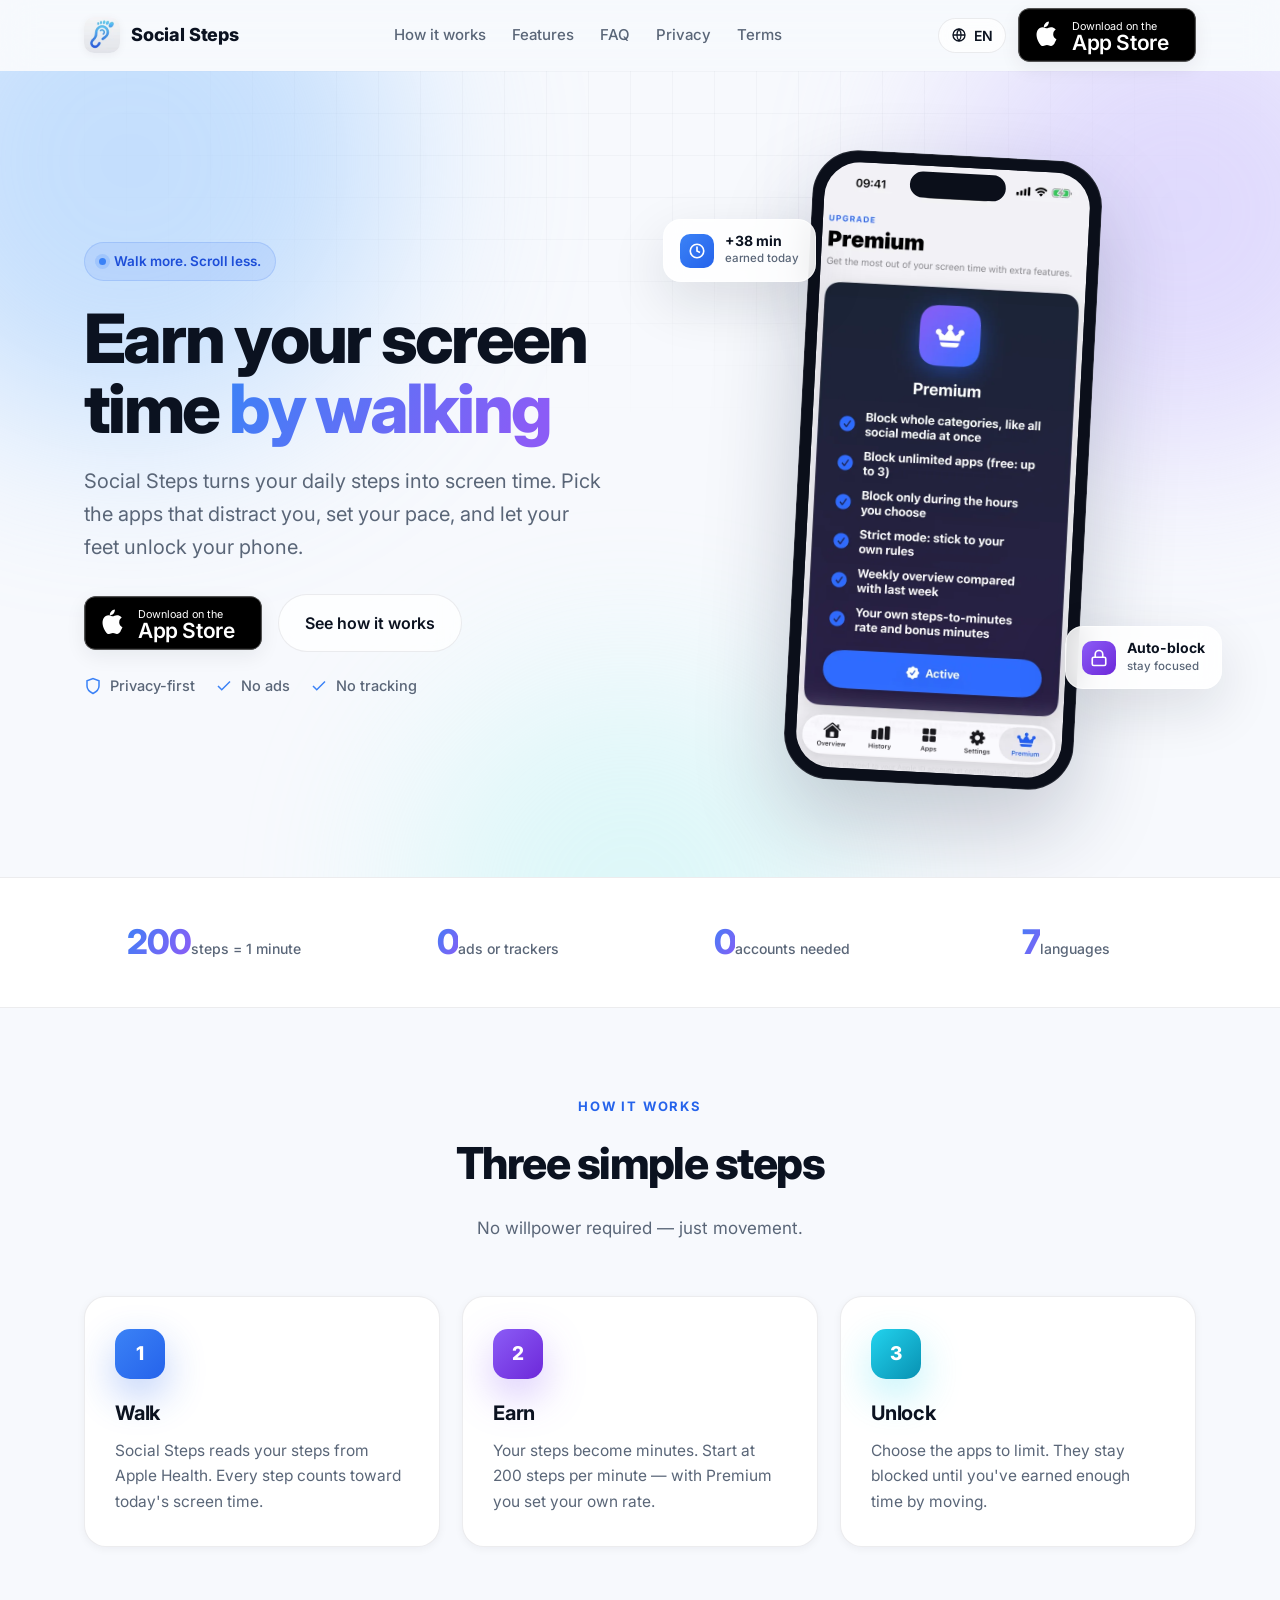
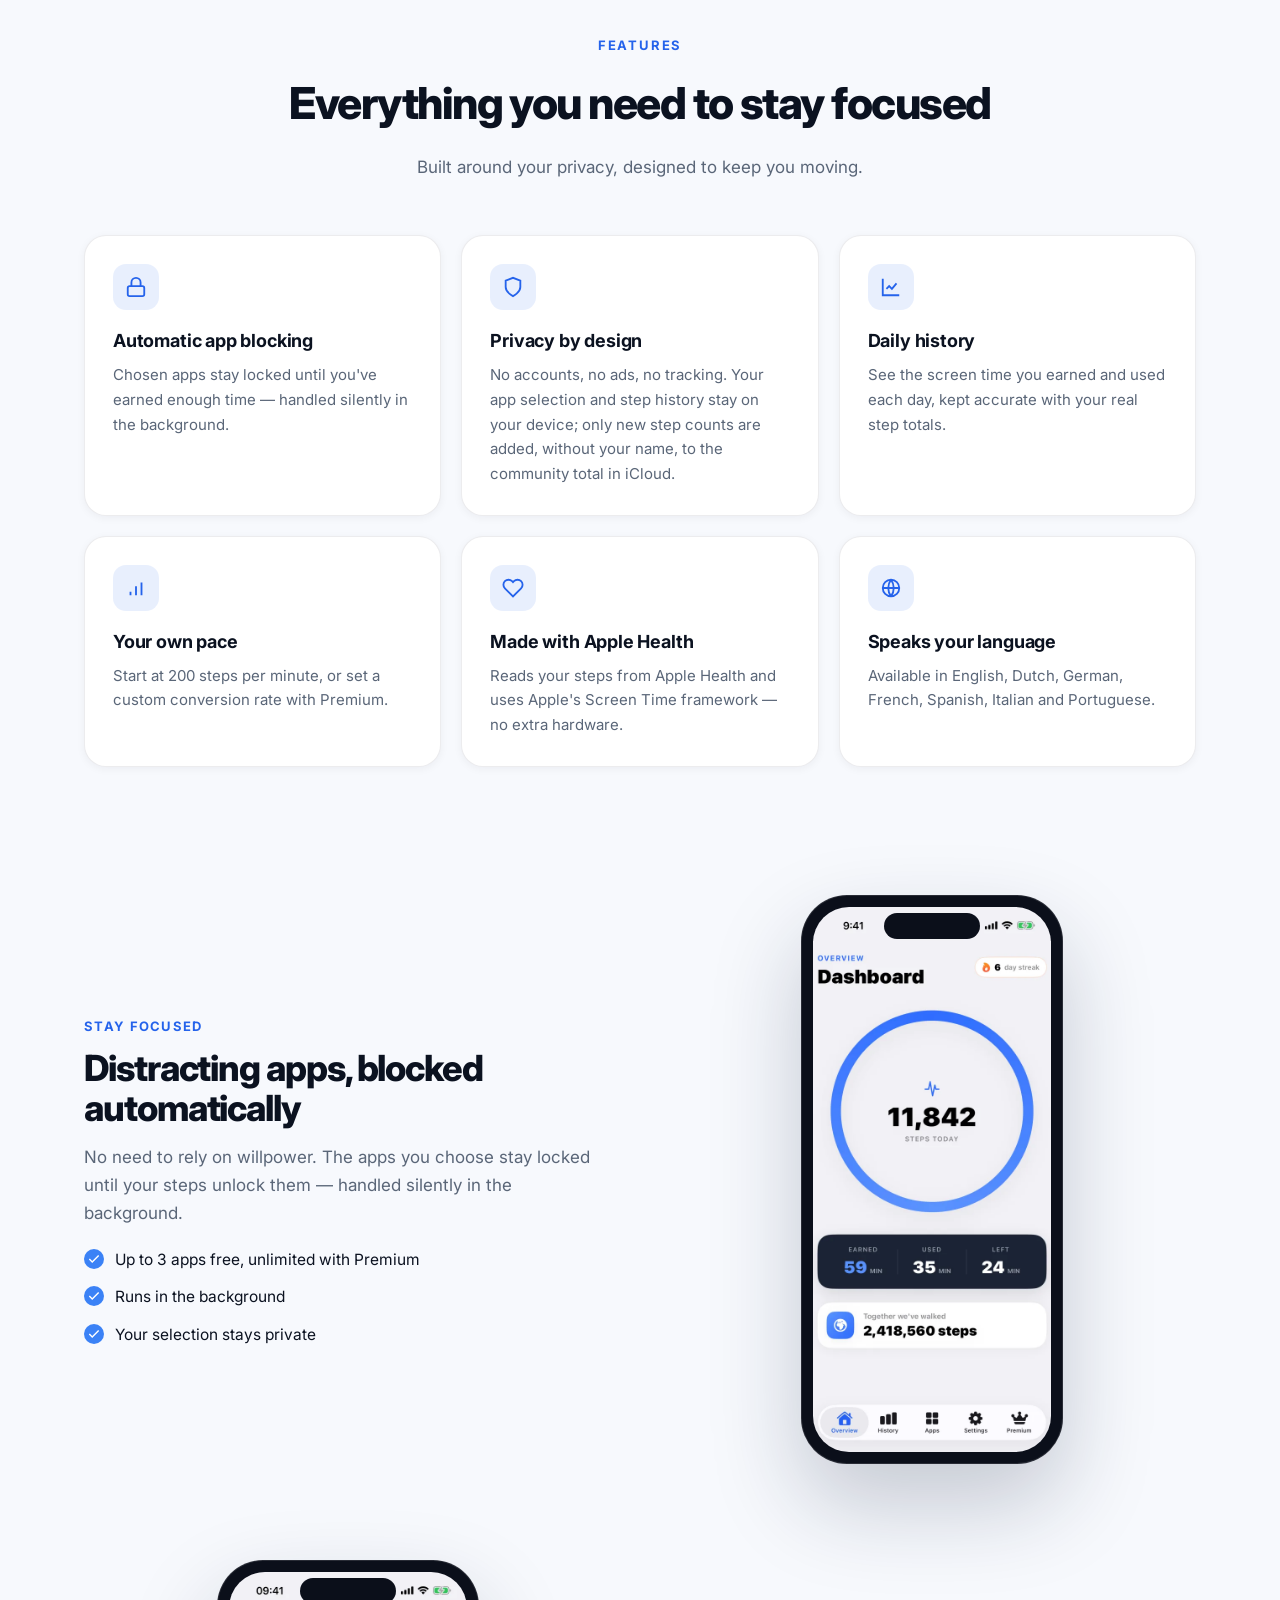
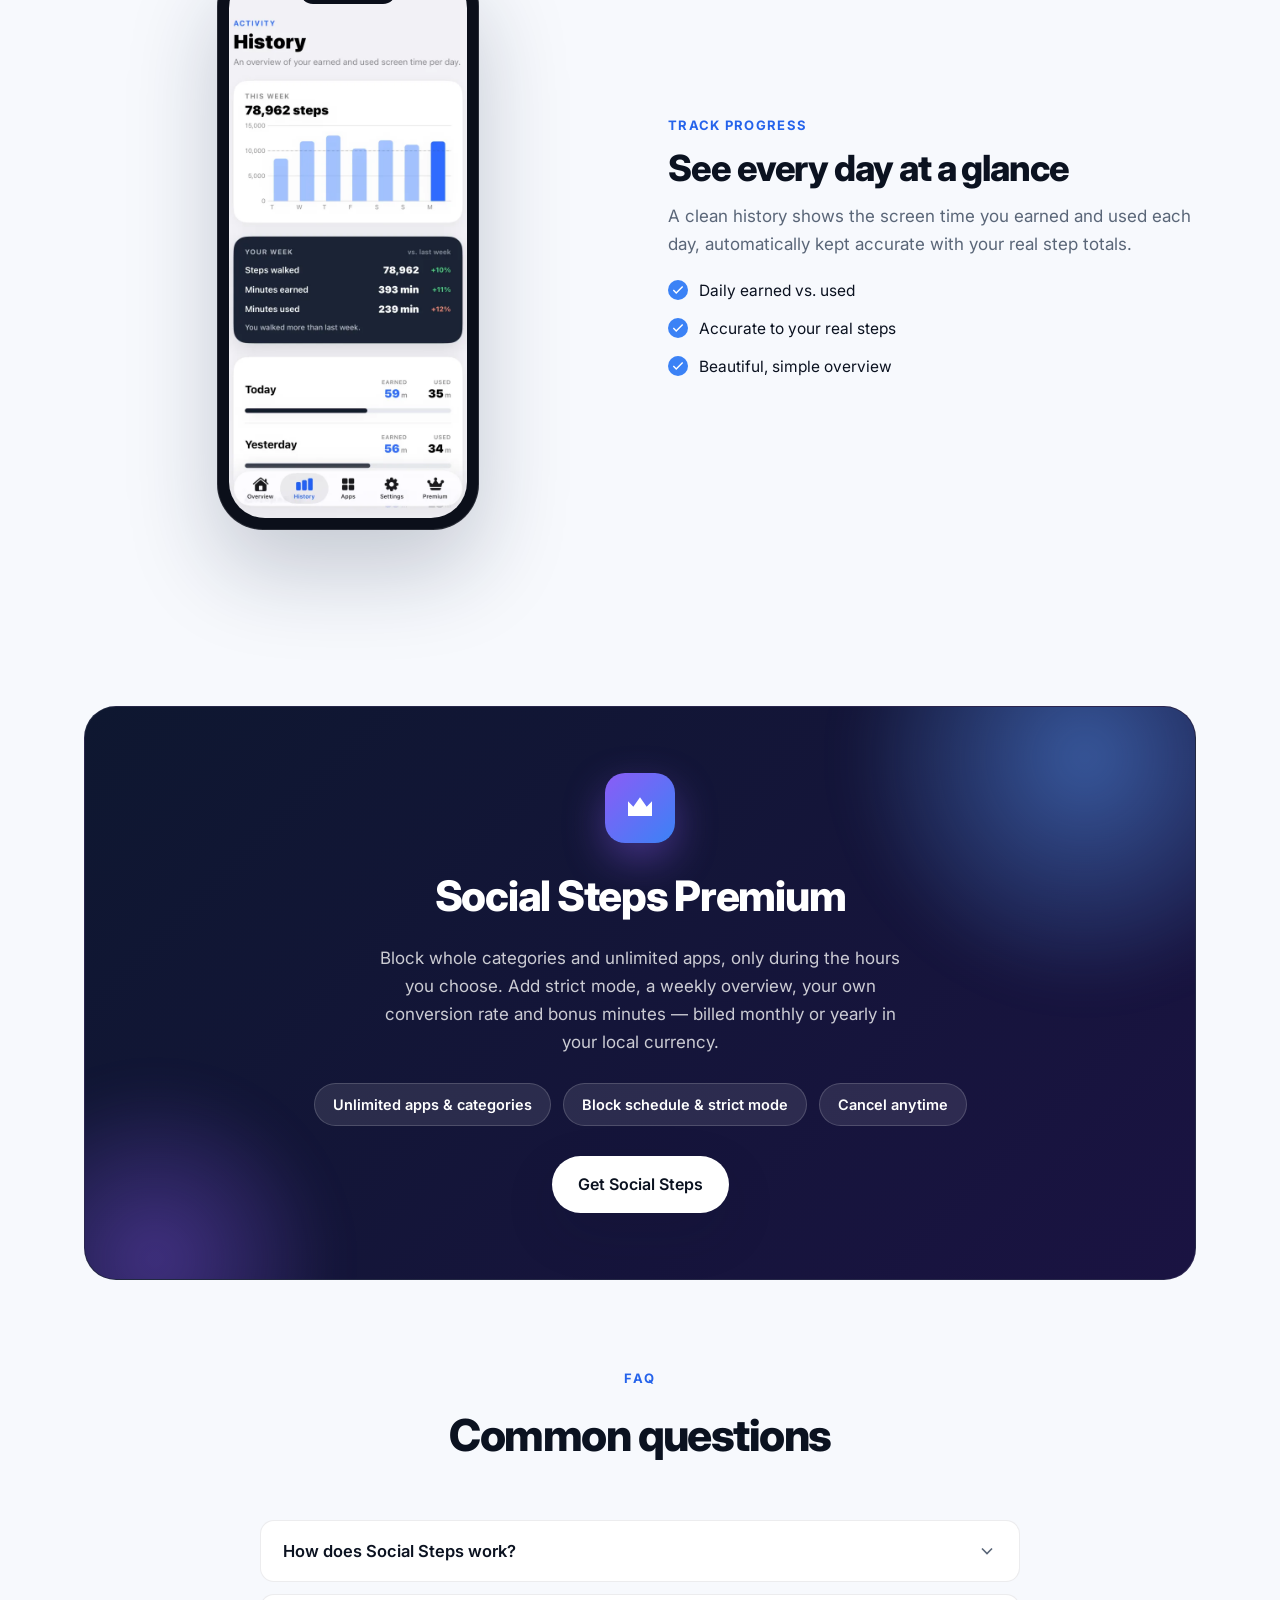
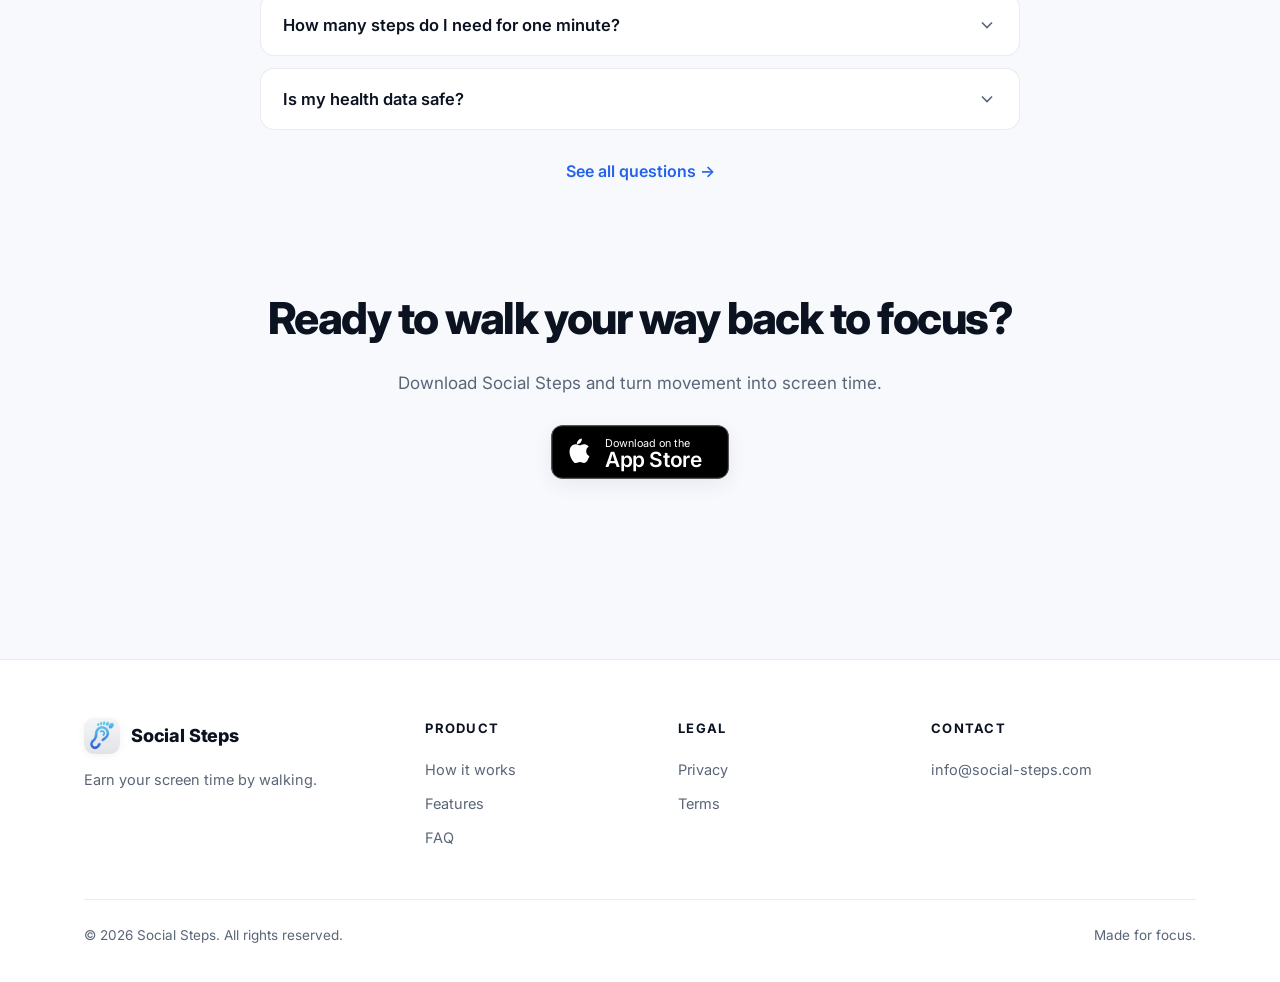
<file: index.html>
<!DOCTYPE html>
<html lang="en">
<head>
  <meta charset="UTF-8" />
  <meta name="viewport" content="width=device-width, initial-scale=1.0" />
  <script>document.documentElement.classList.add('js');</script>
  <title>Social Steps — Earn your screen time by walking</title>
  <meta name="description" content="Social Steps turns your daily steps into screen time. Walk to unlock the apps that distract you most. Privacy-first, no ads, no tracking." />
  <link rel="canonical" href="https://www.social-steps.com/" />
  <meta name="theme-color" content="#f7f9fd" />

  <!-- Open Graph / social -->
  <meta property="og:type" content="website" />
  <meta property="og:site_name" content="Social Steps" />
  <meta property="og:title" content="Social Steps — Earn your screen time by walking" />
  <meta property="og:description" content="Turn your daily steps into screen time. Walk to unlock the apps that distract you most." />
  <meta property="og:image" content="https://www.social-steps.com/assets/logo.png" />
  <meta property="og:url" content="https://www.social-steps.com/" />
  <meta name="twitter:card" content="summary" />
  <meta name="twitter:title" content="Social Steps — Earn your screen time by walking" />
  <meta name="twitter:description" content="Turn your daily steps into screen time. Walk to unlock the apps that distract you most." />
  <meta name="twitter:image" content="https://www.social-steps.com/assets/logo.png" />

  <link rel="icon" type="image/png" href="/assets/favicon-48.png" />
  <link rel="apple-touch-icon" href="/assets/apple-touch-icon.png" />
  <link rel="preconnect" href="https://fonts.googleapis.com" />
  <link rel="preconnect" href="https://fonts.gstatic.com" crossorigin />
  <link href="https://fonts.googleapis.com/css2?family=Inter:wght@400;500;600;700;800;900&display=swap" rel="stylesheet" />
  <link rel="stylesheet" href="/styles.css" />

  <script type="application/ld+json">
  {
    "@context": "https://schema.org",
    "@type": "MobileApplication",
    "name": "Social Steps",
    "operatingSystem": "iOS",
    "applicationCategory": "HealthApplication",
    "description": "Social Steps turns your daily steps into screen time. Walk to unlock the apps that distract you most.",
    "url": "https://apps.apple.com/app/id6779904572",
    "offers": { "@type": "Offer", "price": "0", "priceCurrency": "EUR" }
  }
  </script>
</head>
<body>
  <div class="scroll-progress" id="scrollProgress"></div>

  <header class="site-header">
    <div class="container">
      <a class="brand" href="/"><img src="/assets/logo-96.webp" width="36" height="36" alt="" /> Social Steps</a>
      <nav class="nav-links">
        <a href="/#how" data-i18n="nav_how">How it works</a>
        <a href="/#features" data-i18n="nav_features">Features</a>
        <a href="/faq/" data-i18n="nav_faq">FAQ</a>
        <a href="/privacy/" data-i18n="nav_privacy">Privacy</a>
        <a href="/terms/" data-i18n="nav_terms">Terms</a>
      </nav>
      <div class="header-actions">
        <div class="lang">
          <button class="lang-btn" aria-label="Change language">
            <svg width="16" height="16" viewBox="0 0 24 24" fill="none" stroke="currentColor" stroke-width="2"><circle cx="12" cy="12" r="9"/><path d="M3 12h18M12 3a15 15 0 0 1 0 18M12 3a15 15 0 0 0 0 18"/></svg>
            <span class="lang-label">EN</span>
          </button>
          <div class="lang-menu"></div>
        </div>
        <a class="appstore-badge header-cta" data-appstore href="https://apps.apple.com/app/id6779904572" target="_blank" rel="noopener" aria-label="Download on the App Store"></a>
        <button class="nav-toggle" aria-label="Open menu" aria-expanded="false">
          <svg width="22" height="22" viewBox="0 0 24 24" fill="none" stroke="currentColor" stroke-width="2.2"><path d="M3 6h18M3 12h18M3 18h18"/></svg>
        </button>
      </div>
    </div>
  </header>

  <div class="mobile-menu" id="mobileMenu">
    <a href="/#how" data-i18n="nav_how">How it works</a>
    <a href="/#features" data-i18n="nav_features">Features</a>
    <a href="/faq/" data-i18n="nav_faq">FAQ</a>
    <a href="/privacy/" data-i18n="nav_privacy">Privacy</a>
    <a href="/terms/" data-i18n="nav_terms">Terms</a>
    <a class="appstore-badge" data-appstore href="https://apps.apple.com/app/id6779904572" target="_blank" rel="noopener" aria-label="Download on the App Store"></a>
  </div>

  <main>
    <!-- HERO -->
    <section class="hero">
      <div class="hero-bg"><span class="blob b1"></span><span class="blob b2"></span><span class="blob b3"></span></div>
      <div class="container">
        <div class="hero-copy reveal">
          <span class="eyebrow-pill"><span class="dot"></span><span data-i18n="hero_badge">Walk more. Scroll less.</span></span>
          <h1><span data-i18n="hero_title">Earn your screen time</span> <span class="gradient-text" data-i18n="hero_accent">by walking</span></h1>
          <p class="lead" data-i18n="hero_lead">Social Steps turns your daily steps into screen time. Pick the apps that distract you, set your pace, and let your feet unlock your phone.</p>
          <div class="hero-cta">
            <a class="appstore-badge" data-appstore href="https://apps.apple.com/app/id6779904572" target="_blank" rel="noopener" aria-label="Download on the App Store"></a>
            <!-- Google Play: verborgen tot de app live staat. Aanzetten: haal "hidden" weg (zie README). -->
            <a class="play-badge" data-play hidden href="https://play.google.com/store/apps/details?id=com.socialsteps.app" target="_blank" rel="noopener"><img src="/assets/google-play/en.webp" width="182" height="54" alt="Get it on Google Play" decoding="async" /></a>
            <a class="btn btn-ghost" href="#how" data-i18n="cta_how">See how it works</a>
          </div>
          <div class="trust">
            <span><svg width="18" height="18" viewBox="0 0 24 24" fill="none" stroke="currentColor" stroke-width="2"><path d="M12 22s8-4 8-10V5l-8-3-8 3v7c0 6 8 10 8 10z"/></svg><span data-i18n="trust_privacy">Privacy-first</span></span>
            <span><svg width="18" height="18" viewBox="0 0 24 24" fill="none" stroke="currentColor" stroke-width="2"><path d="M20 6 9 17l-5-5"/></svg><span data-i18n="trust_noads">No ads</span></span>
            <span><svg width="18" height="18" viewBox="0 0 24 24" fill="none" stroke="currentColor" stroke-width="2"><path d="M20 6 9 17l-5-5"/></svg><span data-i18n="trust_notracking">No tracking</span></span>
          </div>
        </div>
        <div class="hero-visual reveal">
          <div class="phone"><img src="/assets/shots/premium.webp" width="600" height="1304" alt="Social Steps Premium screen with block schedule, strict mode and weekly overview" fetchpriority="high" /></div>
          <div class="float-card fc1">
            <div class="ic"><svg width="18" height="18" viewBox="0 0 24 24" fill="none" stroke="currentColor" stroke-width="2.2"><path d="M12 6v6l4 2"/><circle cx="12" cy="12" r="9"/></svg></div>
            <div><span data-i18n="fc1_title">+38 min</span><small data-i18n="fc1_sub">earned today</small></div>
          </div>
          <div class="float-card fc2">
            <div class="ic"><svg width="18" height="18" viewBox="0 0 24 24" fill="none" stroke="currentColor" stroke-width="2.2"><rect x="3" y="11" width="18" height="11" rx="2"/><path d="M7 11V7a5 5 0 0 1 10 0v4"/></svg></div>
            <div><span data-i18n="fc2_title">Auto-block</span><small data-i18n="fc2_sub">stay focused</small></div>
          </div>
        </div>
      </div>
    </section>

    <!-- STATS -->
    <section class="stats">
      <div class="container">
        <div class="stat reveal"><b class="gradient-text">200</b><span data-i18n="stat1">steps = 1 minute</span></div>
        <div class="stat reveal"><b class="gradient-text">0</b><span data-i18n="stat2">ads or trackers</span></div>
        <div class="stat reveal"><b class="gradient-text">0</b><span data-i18n="stat3">accounts needed</span></div>
        <div class="stat reveal"><b class="gradient-text">7</b><span data-i18n="stat4">languages</span></div>
      </div>
    </section>

    <!-- HOW IT WORKS -->
    <section id="how" class="section-pad">
      <div class="container">
        <p class="eyebrow reveal" data-i18n="how_eyebrow">How it works</p>
        <h2 class="h2 reveal" data-i18n="how_title">Three simple steps</h2>
        <p class="sub reveal" data-i18n="how_sub">No willpower required — just movement.</p>
        <div class="steps">
          <div class="step reveal"><div class="badge">1</div><h3 data-i18n="step1_t">Walk</h3><p data-i18n="step1_d">Social Steps reads your steps from Apple Health.</p></div>
          <div class="step reveal"><div class="badge">2</div><h3 data-i18n="step2_t">Earn</h3><p data-i18n="step2_d">Your steps become minutes.</p></div>
          <div class="step reveal"><div class="badge">3</div><h3 data-i18n="step3_t">Unlock</h3><p data-i18n="step3_d">Choose the apps to limit.</p></div>
        </div>
      </div>
    </section>

    <!-- FEATURES -->
    <section id="features" class="section-pad" style="padding-top:0;">
      <div class="container">
        <p class="eyebrow reveal" data-i18n="feat_eyebrow">Features</p>
        <h2 class="h2 reveal" data-i18n="feat_title">Everything you need to stay focused</h2>
        <p class="sub reveal" data-i18n="feat_sub">Built around your privacy, designed to keep you moving.</p>
        <div class="features">
          <div class="feature reveal">
            <div class="ic"><svg width="22" height="22" viewBox="0 0 24 24" fill="none" stroke="currentColor" stroke-width="2"><rect x="3" y="11" width="18" height="11" rx="2"/><path d="M7 11V7a5 5 0 0 1 10 0v4"/></svg></div>
            <h3 data-i18n="feat1_t">Automatic app blocking</h3>
            <p data-i18n="feat1_d">Chosen apps stay locked until you've earned enough time — handled silently in the background.</p>
          </div>
          <div class="feature reveal">
            <div class="ic"><svg width="22" height="22" viewBox="0 0 24 24" fill="none" stroke="currentColor" stroke-width="2"><path d="M12 22s8-4 8-10V5l-8-3-8 3v7c0 6 8 10 8 10z"/></svg></div>
            <h3 data-i18n="feat2_t">Privacy by design</h3>
            <p data-i18n="feat2_d">No accounts, no ads, no tracking. Your app selection and step history stay on your device; only new step counts are added, without your name, to the community total in iCloud.</p>
          </div>
          <div class="feature reveal">
            <div class="ic"><svg width="22" height="22" viewBox="0 0 24 24" fill="none" stroke="currentColor" stroke-width="2"><path d="M3 3v18h18"/><path d="m7 14 3-3 3 3 5-6"/></svg></div>
            <h3 data-i18n="feat3_t">Daily history</h3>
            <p data-i18n="feat3_d">See the screen time you earned and used each day, kept accurate with your real step totals.</p>
          </div>
          <div class="feature reveal">
            <div class="ic"><svg width="22" height="22" viewBox="0 0 24 24" fill="none" stroke="currentColor" stroke-width="2"><path d="M12 20V10M6 20v-4M18 20V6"/></svg></div>
            <h3 data-i18n="feat4_t">Your own pace</h3>
            <p data-i18n="feat4_d">Start at 200 steps per minute, or set a custom conversion rate with Premium.</p>
          </div>
          <div class="feature reveal">
            <div class="ic"><svg width="22" height="22" viewBox="0 0 24 24" fill="none" stroke="currentColor" stroke-width="2"><path d="M20.84 4.61a5.5 5.5 0 0 0-7.78 0L12 5.67l-1.06-1.06a5.5 5.5 0 1 0-7.78 7.78L12 21.23l8.84-8.84a5.5 5.5 0 0 0 0-7.78z"/></svg></div>
            <h3 data-i18n="feat5_t">Made with Apple Health</h3>
            <p data-i18n="feat5_d">Reads your steps from Apple Health and uses Apple's Screen Time framework — no extra hardware.</p>
          </div>
          <div class="feature reveal">
            <div class="ic"><svg width="22" height="22" viewBox="0 0 24 24" fill="none" stroke="currentColor" stroke-width="2"><circle cx="12" cy="12" r="9"/><path d="M3 12h18M12 3a15 15 0 0 1 0 18M12 3a15 15 0 0 0 0 18"/></svg></div>
            <h3 data-i18n="feat6_t">Speaks your language</h3>
            <p data-i18n="feat6_d">Available in English, Dutch, German, French, Spanish, Italian and Portuguese.</p>
          </div>
        </div>
      </div>
    </section>

    <!-- SHOWCASE 1 -->
    <section class="section-pad" style="padding-top:0;">
      <div class="container">
        <div class="showcase">
          <div class="showcase-text reveal">
            <span class="tag" data-i18n="sc1_tag">Stay focused</span>
            <h3 data-i18n="sc1_t">Distracting apps, blocked automatically</h3>
            <p data-i18n="sc1_d">No need to rely on willpower. The apps you choose stay locked until your steps unlock them.</p>
            <ul>
              <li><svg width="20" height="20" viewBox="0 0 24 24" fill="none" stroke="currentColor" stroke-width="2.4"><path d="M20 6 9 17l-5-5"/></svg><span data-i18n="sc1_li1">Up to 3 apps free, unlimited with Premium</span></li>
              <li><svg width="20" height="20" viewBox="0 0 24 24" fill="none" stroke="currentColor" stroke-width="2.4"><path d="M20 6 9 17l-5-5"/></svg><span data-i18n="sc1_li2">Runs in the background</span></li>
              <li><svg width="20" height="20" viewBox="0 0 24 24" fill="none" stroke="currentColor" stroke-width="2.4"><path d="M20 6 9 17l-5-5"/></svg><span data-i18n="sc1_li3">Your selection stays private</span></li>
            </ul>
          </div>
          <div class="showcase-visual reveal"><div class="phone"><img src="/assets/shots/dashboard.webp" width="600" height="1304" alt="Social Steps dashboard with steps today and earned minutes" loading="lazy" decoding="async" /></div></div>
        </div>

        <!-- SHOWCASE 2 -->
        <div class="showcase reverse">
          <div class="showcase-visual reveal"><div class="phone"><img src="/assets/shots/history.webp" width="600" height="1304" alt="Social Steps history with weekly overview" loading="lazy" decoding="async" /></div></div>
          <div class="showcase-text reveal">
            <span class="tag" data-i18n="sc2_tag">Track progress</span>
            <h3 data-i18n="sc2_t">See every day at a glance</h3>
            <p data-i18n="sc2_d">A clean history shows the screen time you earned and used each day.</p>
            <ul>
              <li><svg width="20" height="20" viewBox="0 0 24 24" fill="none" stroke="currentColor" stroke-width="2.4"><path d="M20 6 9 17l-5-5"/></svg><span data-i18n="sc2_li1">Daily earned vs. used</span></li>
              <li><svg width="20" height="20" viewBox="0 0 24 24" fill="none" stroke="currentColor" stroke-width="2.4"><path d="M20 6 9 17l-5-5"/></svg><span data-i18n="sc2_li2">Accurate to your real steps</span></li>
              <li><svg width="20" height="20" viewBox="0 0 24 24" fill="none" stroke="currentColor" stroke-width="2.4"><path d="M20 6 9 17l-5-5"/></svg><span data-i18n="sc2_li3">Beautiful, simple overview</span></li>
            </ul>
          </div>
        </div>
      </div>
    </section>

    <!-- PREMIUM -->
    <section class="section-pad premium-band">
      <div class="container">
        <div class="premium-card reveal">
          <div class="inner">
            <div class="crown"><svg width="32" height="32" viewBox="0 0 24 24" fill="#fff"><path d="M3 7l4 4 5-7 5 7 4-4v11H3z"/></svg></div>
            <h2 data-i18n="premium_t">Social Steps Premium</h2>
            <p data-i18n="premium_d">Block whole categories and unlimited apps, only during the hours you choose. Add strict mode, a weekly overview, your own conversion rate and bonus minutes — billed monthly or yearly in your local currency.</p>
            <div class="premium-pills">
              <span data-i18n="premium_p1">Unlimited apps &amp; categories</span>
              <span data-i18n="premium_p2">Block schedule &amp; strict mode</span>
              <span data-i18n="premium_p3">Cancel anytime</span>
            </div>
            <a class="btn btn-light" data-appstore href="https://apps.apple.com/app/id6779904572" target="_blank" rel="noopener" data-i18n="premium_cta">Get Social Steps</a>
          </div>
        </div>
      </div>
    </section>

    <!-- FAQ TEASER -->
    <section class="section-pad" style="padding-top:0;">
      <div class="container">
        <p class="eyebrow reveal" data-i18n="faq_eyebrow">FAQ</p>
        <h2 class="h2 reveal" data-i18n="faq_title">Common questions</h2>
        <div class="faq-list">
          <div class="faq-item reveal">
            <button aria-expanded="false"><span data-i18n="faq1_q">How does Social Steps work?</span><svg class="chev" width="20" height="20" viewBox="0 0 24 24" fill="none" stroke="currentColor" stroke-width="2"><path d="m6 9 6 6 6-6"/></svg></button>
            <div class="ans"><p data-i18n="faq1_a">It reads your daily steps from Apple Health and converts them into screen-time minutes. The apps you choose stay blocked until you've earned enough time by walking.</p></div>
          </div>
          <div class="faq-item reveal">
            <button aria-expanded="false"><span data-i18n="faq2_q">How many steps do I need for one minute?</span><svg class="chev" width="20" height="20" viewBox="0 0 24 24" fill="none" stroke="currentColor" stroke-width="2"><path d="m6 9 6 6 6-6"/></svg></button>
            <div class="ans"><p data-i18n="faq2_a">By default, 200 steps equal 1 minute of screen time. With Premium you can set your own conversion rate.</p></div>
          </div>
          <div class="faq-item reveal">
            <button aria-expanded="false"><span data-i18n="faq3_q">Is my health data safe?</span><svg class="chev" width="20" height="20" viewBox="0 0 24 24" fill="none" stroke="currentColor" stroke-width="2"><path d="m6 9 6 6 6-6"/></svg></button>
            <div class="ans"><p data-i18n="faq3_a">Yes. Your steps are read on your device and are never sold or used for ads. Only new step counts are added, without your name, to the community total in iCloud; your history stays on your device.</p></div>
          </div>
        </div>
        <p class="faq-more reveal"><a href="/faq/" data-i18n="faq_more">See all questions →</a></p>
      </div>
    </section>

    <!-- FINAL CTA -->
    <section class="section-pad final" style="padding-top:0;">
      <div class="container">
        <h2 class="h2 reveal" data-i18n="final_t">Ready to walk your way back to focus?</h2>
        <p class="sub reveal" data-i18n="final_d">Download Social Steps and turn movement into screen time.</p>
        <div class="badge-row reveal">
          <a class="appstore-badge" data-appstore href="https://apps.apple.com/app/id6779904572" target="_blank" rel="noopener" aria-label="Download on the App Store"></a>
          <!-- Google Play: verborgen tot de app live staat. Aanzetten: haal "hidden" weg (zie README). -->
          <a class="play-badge" data-play hidden href="https://play.google.com/store/apps/details?id=com.socialsteps.app" target="_blank" rel="noopener"><img src="/assets/google-play/en.webp" width="182" height="54" alt="Get it on Google Play" loading="lazy" decoding="async" /></a>
        </div>
      </div>
    </section>
  </main>

  <footer class="site-footer">
    <div class="container">
      <div class="footer-grid">
        <div class="footer-brand">
          <a class="brand" href="/"><img src="/assets/logo-96.webp" width="36" height="36" alt="" /> Social Steps</a>
          <p data-i18n="footer_tagline">Earn your screen time by walking.</p>
        </div>
        <div class="footer-col">
          <h4 data-i18n="footer_product">Product</h4>
          <a href="/#how" data-i18n="nav_how">How it works</a>
          <a href="/#features" data-i18n="nav_features">Features</a>
          <a href="/faq/" data-i18n="nav_faq">FAQ</a>
        </div>
        <div class="footer-col">
          <h4 data-i18n="footer_legal">Legal</h4>
          <a href="/privacy/" data-i18n="nav_privacy">Privacy</a>
          <a href="/terms/" data-i18n="nav_terms">Terms</a>
        </div>
        <div class="footer-col">
          <h4 data-i18n="footer_contact">Contact</h4>
          <a href="mailto:info@social-steps.com">info@social-steps.com</a>
        </div>
      </div>
      <div class="footer-bottom">
        <span data-i18n="footer_rights">© 2026 Social Steps. All rights reserved.</span>
        <span data-i18n="footer_made">Made for focus.</span>
      </div>
    </div>
  </footer>

  <script src="/i18n.js"></script>
</body>
</html>
</file>
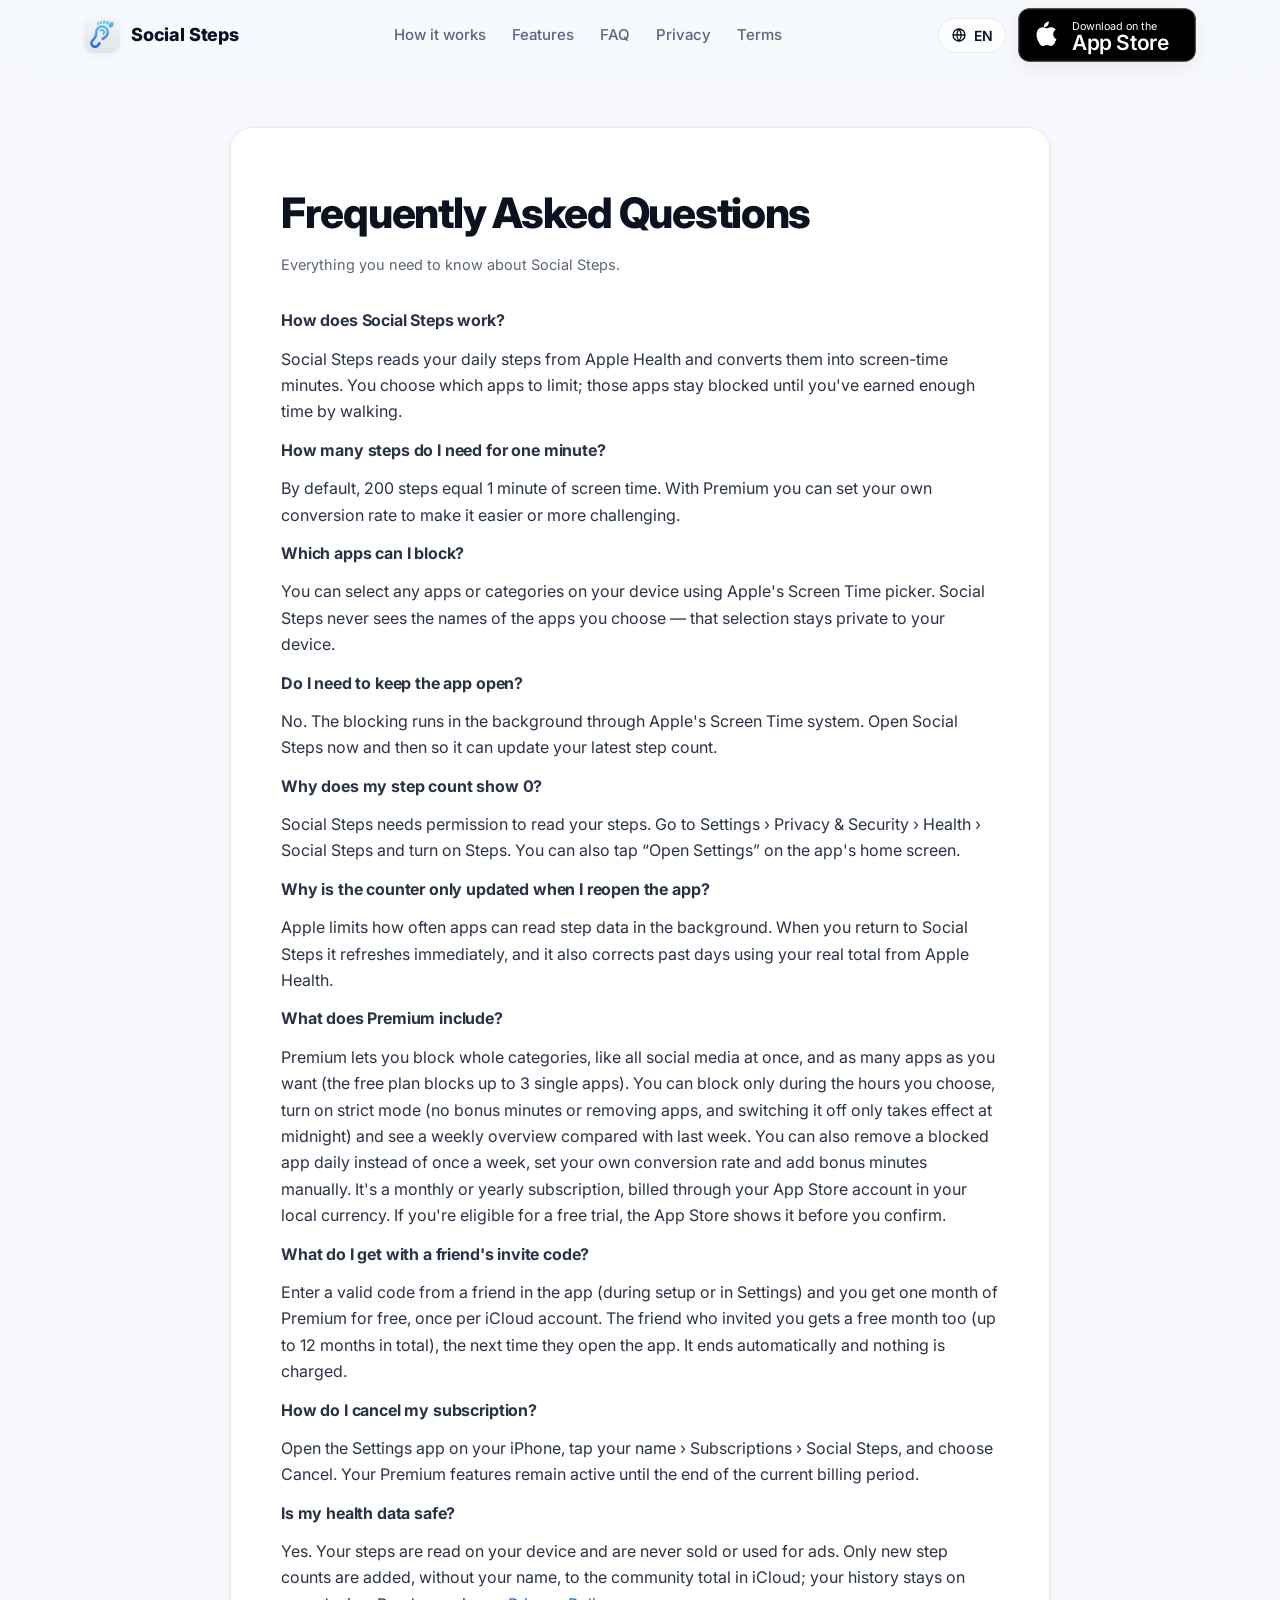
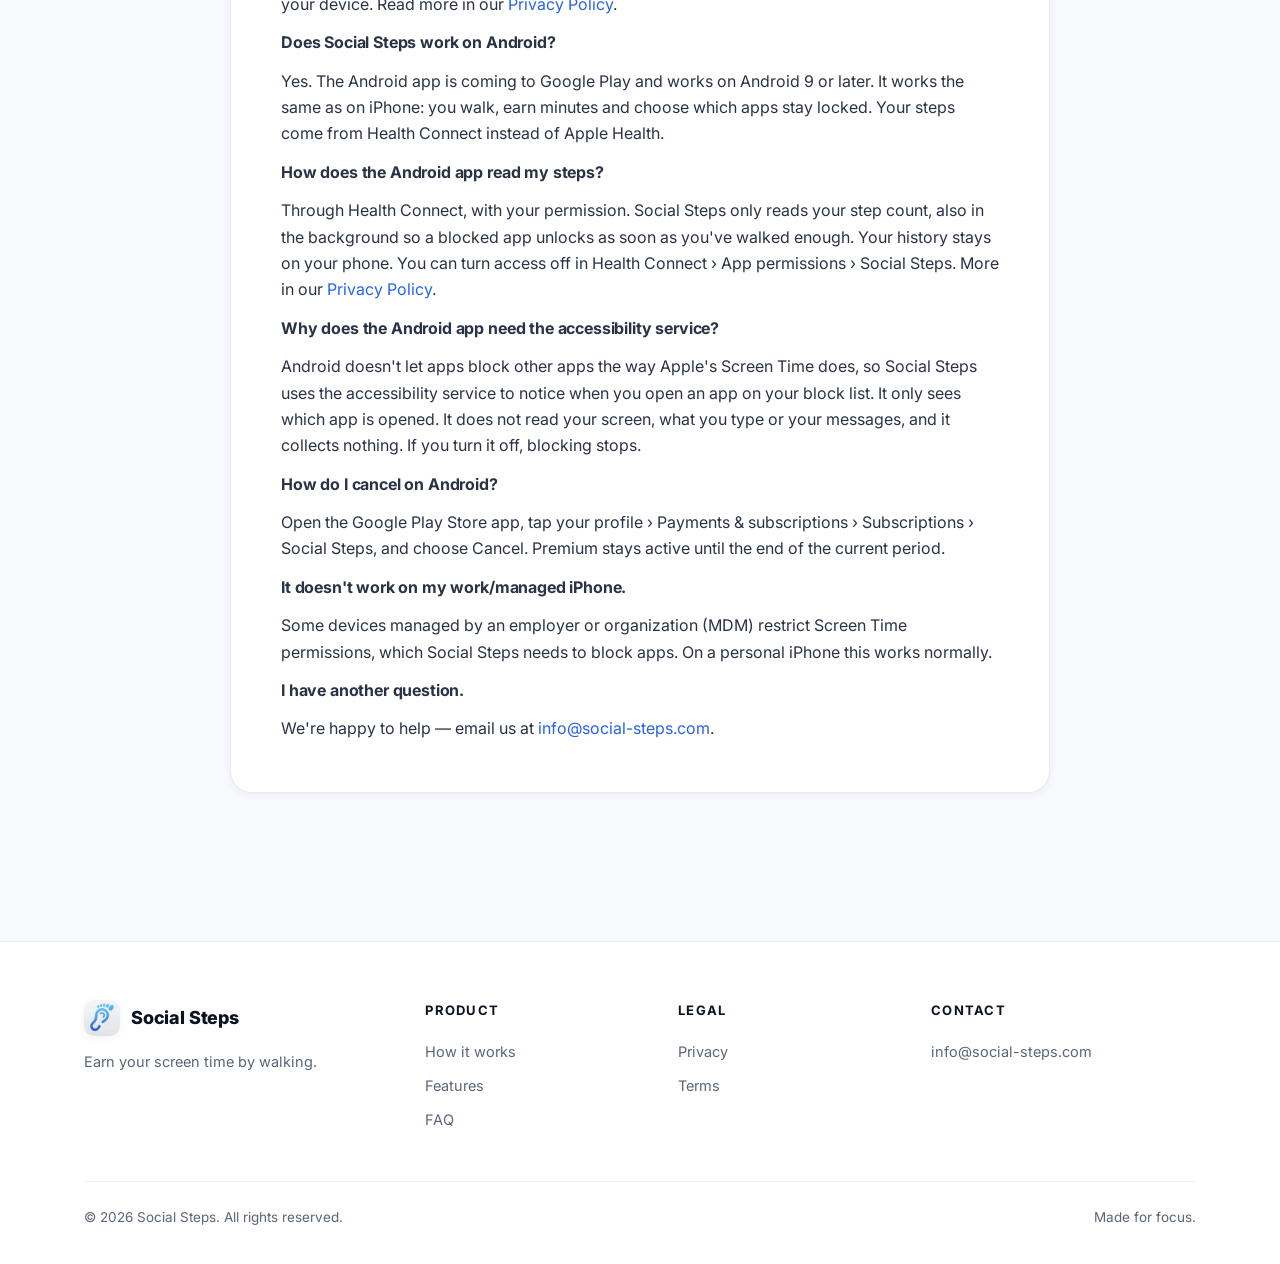
<file: faq/index.html>
<!DOCTYPE html>
<html lang="en">
<head>
  <meta charset="UTF-8" />
  <meta name="viewport" content="width=device-width, initial-scale=1.0" />
  <title>FAQ — Social Steps</title>
  <meta name="description" content="Frequently asked questions about Social Steps." />
  <link rel="canonical" href="https://www.social-steps.com/faq/" />
  <meta property="og:type" content="website" />
  <meta property="og:site_name" content="Social Steps" />
  <meta property="og:title" content="FAQ — Social Steps" />
  <meta property="og:description" content="Frequently asked questions about Social Steps." />
  <meta property="og:url" content="https://www.social-steps.com/faq/" />
  <meta property="og:image" content="https://www.social-steps.com/assets/logo.png" />
  <meta name="twitter:card" content="summary" />
  <link rel="icon" type="image/png" href="/assets/favicon-48.png" />
  <link rel="apple-touch-icon" href="/assets/apple-touch-icon.png" />
  <meta name="theme-color" content="#f7f9fd" />
  <link rel="preconnect" href="https://fonts.googleapis.com" />
  <link href="https://fonts.googleapis.com/css2?family=Inter:wght@400;500;600;700;800;900&display=swap" rel="stylesheet" />
  <link rel="stylesheet" href="/styles.css" />
</head>
<body>
  <div class="scroll-progress" id="scrollProgress"></div>

  <header class="site-header">
    <div class="container">
      <a class="brand" href="/"><img src="/assets/logo-96.webp" width="36" height="36" alt="" /> Social Steps</a>
      <nav class="nav-links">
        <a href="/#how" data-i18n="nav_how">How it works</a>
        <a href="/#features" data-i18n="nav_features">Features</a>
        <a href="/faq/" data-i18n="nav_faq">FAQ</a>
        <a href="/privacy/" data-i18n="nav_privacy">Privacy</a>
        <a href="/terms/" data-i18n="nav_terms">Terms</a>
      </nav>
      <div class="header-actions">
        <div class="lang">
          <button class="lang-btn" aria-label="Change language">
            <svg width="16" height="16" viewBox="0 0 24 24" fill="none" stroke="currentColor" stroke-width="2"><circle cx="12" cy="12" r="9"/><path d="M3 12h18M12 3a15 15 0 0 1 0 18M12 3a15 15 0 0 0 0 18"/></svg>
            <span class="lang-label">EN</span>
          </button>
          <div class="lang-menu"></div>
        </div>
        <a class="appstore-badge header-cta" data-appstore href="https://apps.apple.com/app/id6779904572" target="_blank" rel="noopener" aria-label="Download on the App Store"></a>
        <button class="nav-toggle" aria-label="Open menu" aria-expanded="false">
          <svg width="22" height="22" viewBox="0 0 24 24" fill="none" stroke="currentColor" stroke-width="2.2"><path d="M3 6h18M3 12h18M3 18h18"/></svg>
        </button>
      </div>
    </div>
  </header>

  <div class="mobile-menu" id="mobileMenu">
    <a href="/#how" data-i18n="nav_how">How it works</a>
    <a href="/#features" data-i18n="nav_features">Features</a>
    <a href="/faq/" data-i18n="nav_faq">FAQ</a>
    <a href="/privacy/" data-i18n="nav_privacy">Privacy</a>
    <a href="/terms/" data-i18n="nav_terms">Terms</a>
    <a class="appstore-badge" data-appstore href="https://apps.apple.com/app/id6779904572" target="_blank" rel="noopener" aria-label="Download on the App Store"></a>
  </div>

  <main>
    <div class="container">
      <div class="article-wrap">
        <article class="article">
          <h1>Frequently Asked Questions</h1>
          <p class="updated">Everything you need to know about Social Steps.</p>

          <p class="faq-q">How does Social Steps work?</p>
          <p class="faq-a">Social Steps reads your daily steps from Apple Health and converts them into screen-time minutes. You choose which apps to limit; those apps stay blocked until you've earned enough time by walking.</p>

          <p class="faq-q">How many steps do I need for one minute?</p>
          <p class="faq-a">By default, 200 steps equal 1 minute of screen time. With Premium you can set your own conversion rate to make it easier or more challenging.</p>

          <p class="faq-q">Which apps can I block?</p>
          <p class="faq-a">You can select any apps or categories on your device using Apple's Screen Time picker. Social Steps never sees the names of the apps you choose — that selection stays private to your device.</p>

          <p class="faq-q">Do I need to keep the app open?</p>
          <p class="faq-a">No. The blocking runs in the background through Apple's Screen Time system. Open Social Steps now and then so it can update your latest step count.</p>

          <p class="faq-q">Why does my step count show 0?</p>
          <p class="faq-a">Social Steps needs permission to read your steps. Go to Settings › Privacy &amp; Security › Health › Social Steps and turn on Steps. You can also tap “Open Settings” on the app's home screen.</p>

          <p class="faq-q">Why is the counter only updated when I reopen the app?</p>
          <p class="faq-a">Apple limits how often apps can read step data in the background. When you return to Social Steps it refreshes immediately, and it also corrects past days using your real total from Apple Health.</p>

          <p class="faq-q">What does Premium include?</p>
          <p class="faq-a">Premium lets you block whole categories, like all social media at once, and as many apps as you want (the free plan blocks up to 3 single apps). You can block only during the hours you choose, turn on strict mode (no bonus minutes or removing apps, and switching it off only takes effect at midnight) and see a weekly overview compared with last week. You can also remove a blocked app daily instead of once a week, set your own conversion rate and add bonus minutes manually. It's a monthly or yearly subscription, billed through your App Store account in your local currency. If you're eligible for a free trial, the App Store shows it before you confirm.</p>

          <p class="faq-q">What do I get with a friend's invite code?</p>
          <p class="faq-a">Enter a valid code from a friend in the app (during setup or in Settings) and you get one month of Premium for free, once per iCloud account. The friend who invited you gets a free month too (up to 12 months in total), the next time they open the app. It ends automatically and nothing is charged.</p>

          <p class="faq-q">How do I cancel my subscription?</p>
          <p class="faq-a">Open the Settings app on your iPhone, tap your name › Subscriptions › Social Steps, and choose Cancel. Your Premium features remain active until the end of the current billing period.</p>

          <p class="faq-q">Is my health data safe?</p>
          <p class="faq-a">Yes. Your steps are read on your device and are never sold or used for ads. Only new step counts are added, without your name, to the community total in iCloud; your history stays on your device. Read more in our <a href="/privacy/">Privacy Policy</a>.</p>

          <p class="faq-q">Does Social Steps work on Android?</p>
          <p class="faq-a">Yes. The Android app is coming to Google Play and works on Android 9 or later. It works the same as on iPhone: you walk, earn minutes and choose which apps stay locked. Your steps come from Health Connect instead of Apple Health.</p>

          <p class="faq-q">How does the Android app read my steps?</p>
          <p class="faq-a">Through Health Connect, with your permission. Social Steps only reads your step count, also in the background so a blocked app unlocks as soon as you've walked enough. Your history stays on your phone. You can turn access off in Health Connect › App permissions › Social Steps. More in our <a href="/privacy/#health-connect">Privacy Policy</a>.</p>

          <p class="faq-q">Why does the Android app need the accessibility service?</p>
          <p class="faq-a">Android doesn't let apps block other apps the way Apple's Screen Time does, so Social Steps uses the accessibility service to notice when you open an app on your block list. It only sees which app is opened. It does not read your screen, what you type or your messages, and it collects nothing. If you turn it off, blocking stops.</p>

          <p class="faq-q">How do I cancel on Android?</p>
          <p class="faq-a">Open the Google Play Store app, tap your profile › Payments &amp; subscriptions › Subscriptions › Social Steps, and choose Cancel. Premium stays active until the end of the current period.</p>

          <p class="faq-q">It doesn't work on my work/managed iPhone.</p>
          <p class="faq-a">Some devices managed by an employer or organization (MDM) restrict Screen Time permissions, which Social Steps needs to block apps. On a personal iPhone this works normally.</p>

          <p class="faq-q">I have another question.</p>
          <p class="faq-a">We're happy to help — email us at <a href="mailto:info@social-steps.com">info@social-steps.com</a>.</p>
        </article>
      </div>
    </div>
  </main>

  <footer class="site-footer">
    <div class="container">
      <div class="footer-grid">
        <div class="footer-brand">
          <a class="brand" href="/"><img src="/assets/logo-96.webp" width="36" height="36" alt="" /> Social Steps</a>
          <p data-i18n="footer_tagline">Earn your screen time by walking.</p>
        </div>
        <div class="footer-col">
          <h4 data-i18n="footer_product">Product</h4>
          <a href="/#how" data-i18n="nav_how">How it works</a>
          <a href="/#features" data-i18n="nav_features">Features</a>
          <a href="/faq/" data-i18n="nav_faq">FAQ</a>
        </div>
        <div class="footer-col">
          <h4 data-i18n="footer_legal">Legal</h4>
          <a href="/privacy/" data-i18n="nav_privacy">Privacy</a>
          <a href="/terms/" data-i18n="nav_terms">Terms</a>
        </div>
        <div class="footer-col">
          <h4 data-i18n="footer_contact">Contact</h4>
          <a href="mailto:info@social-steps.com">info@social-steps.com</a>
        </div>
      </div>
      <div class="footer-bottom">
        <span data-i18n="footer_rights">© 2026 Social Steps. All rights reserved.</span>
        <span data-i18n="footer_made">Made for focus.</span>
      </div>
    </div>
  </footer>
  <script src="/i18n.js"></script>
</body>
</html>
</file>
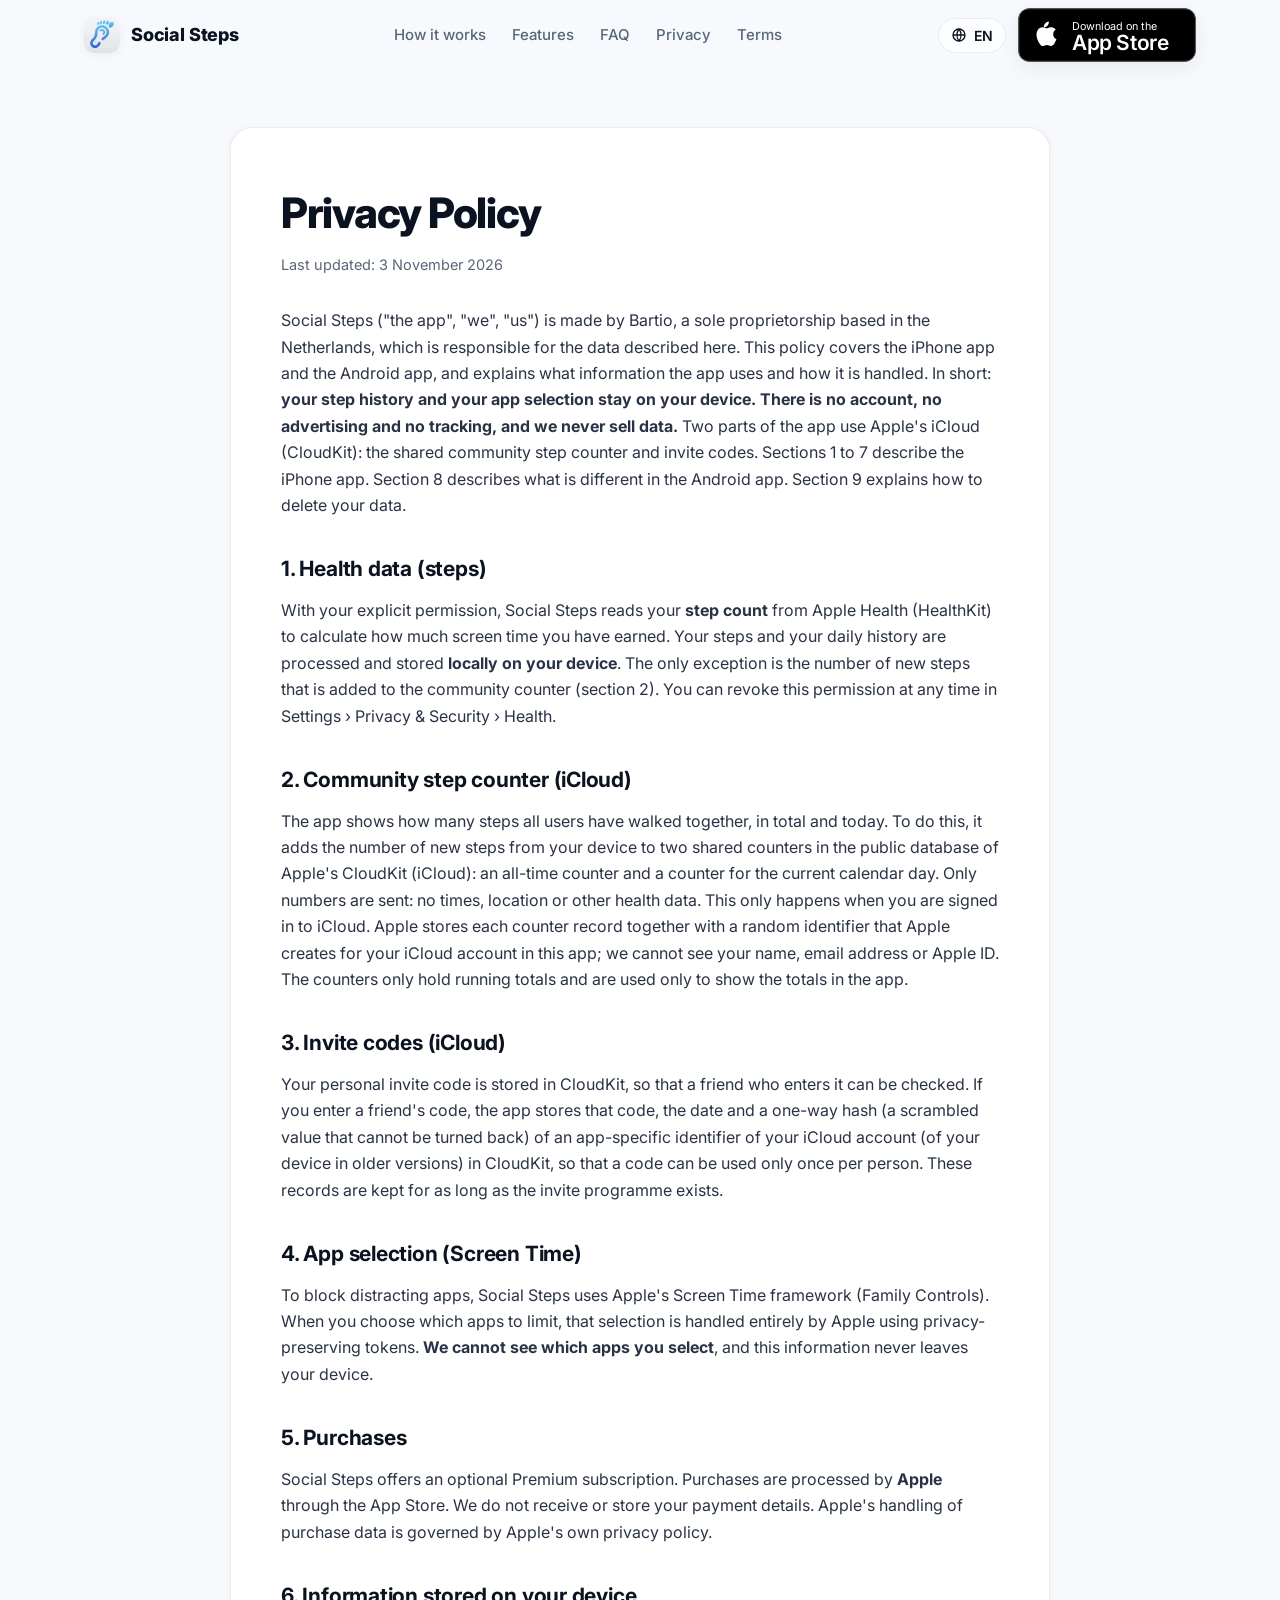
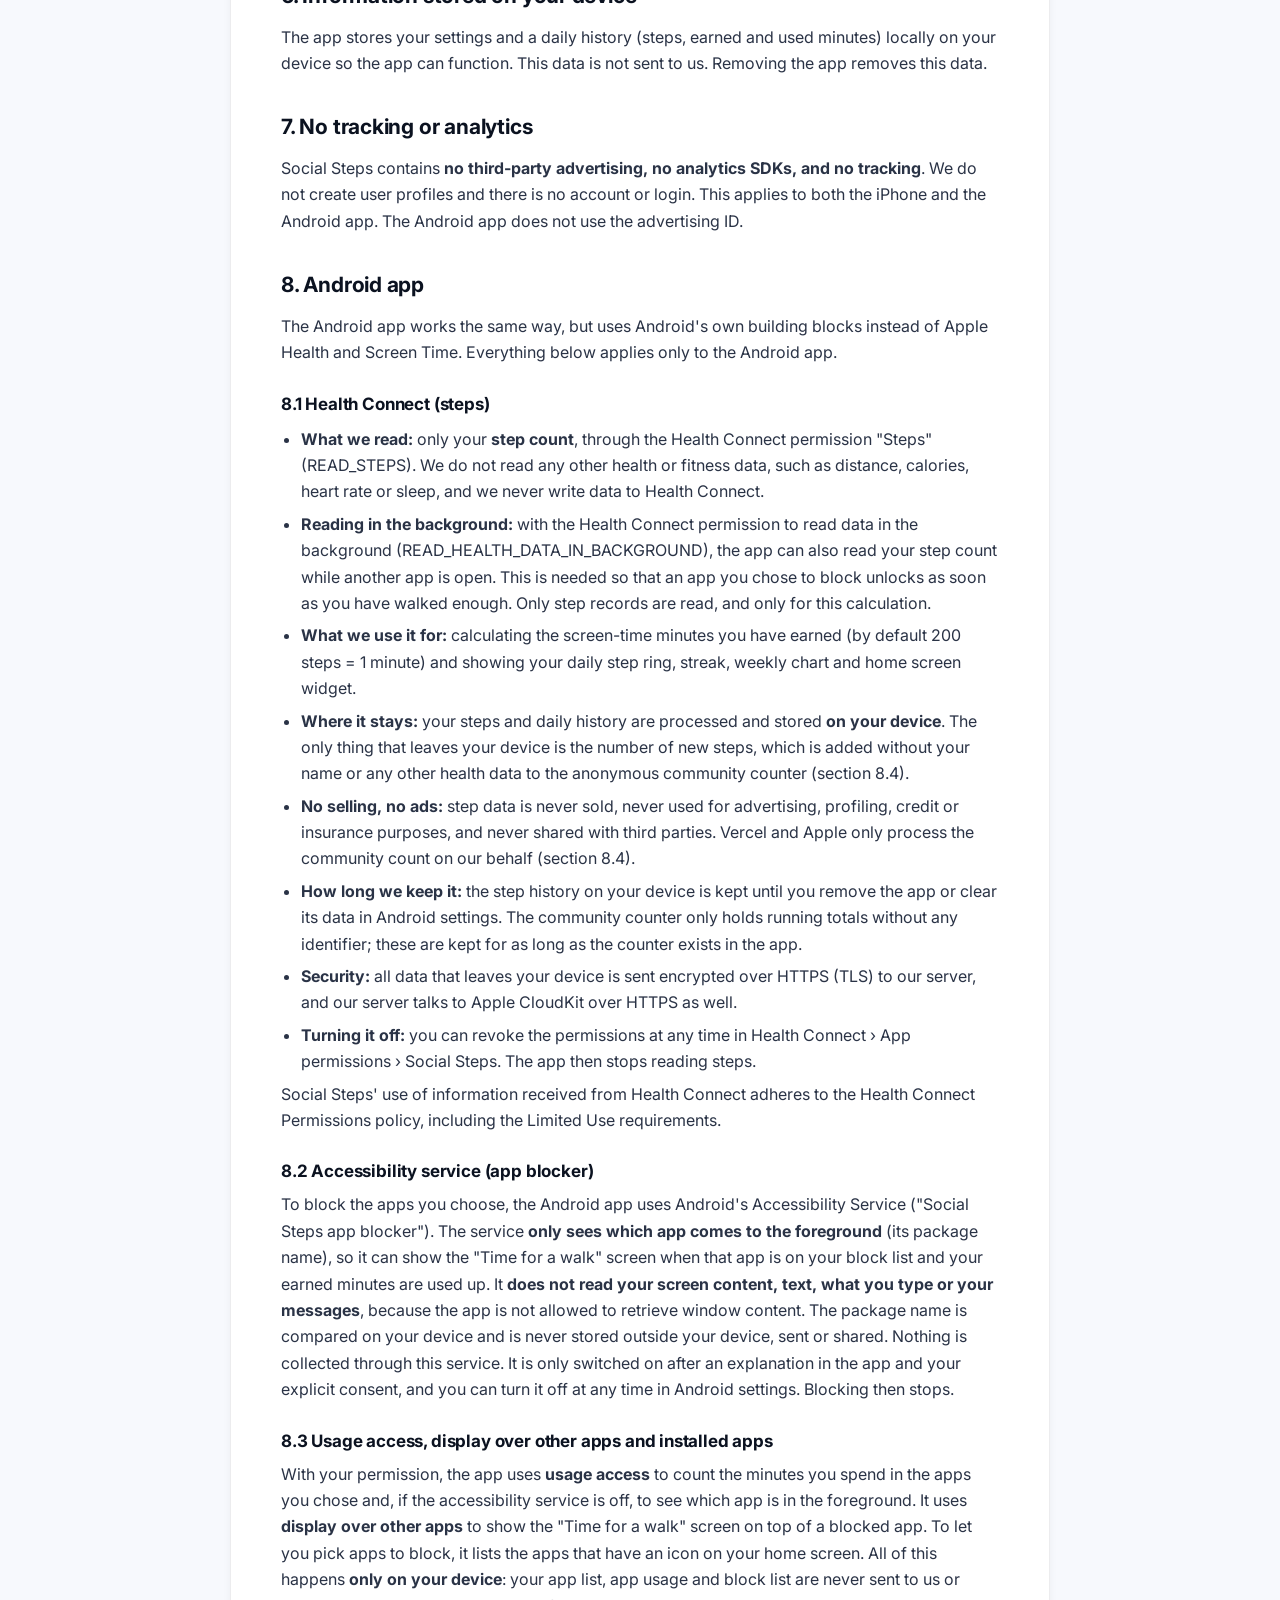
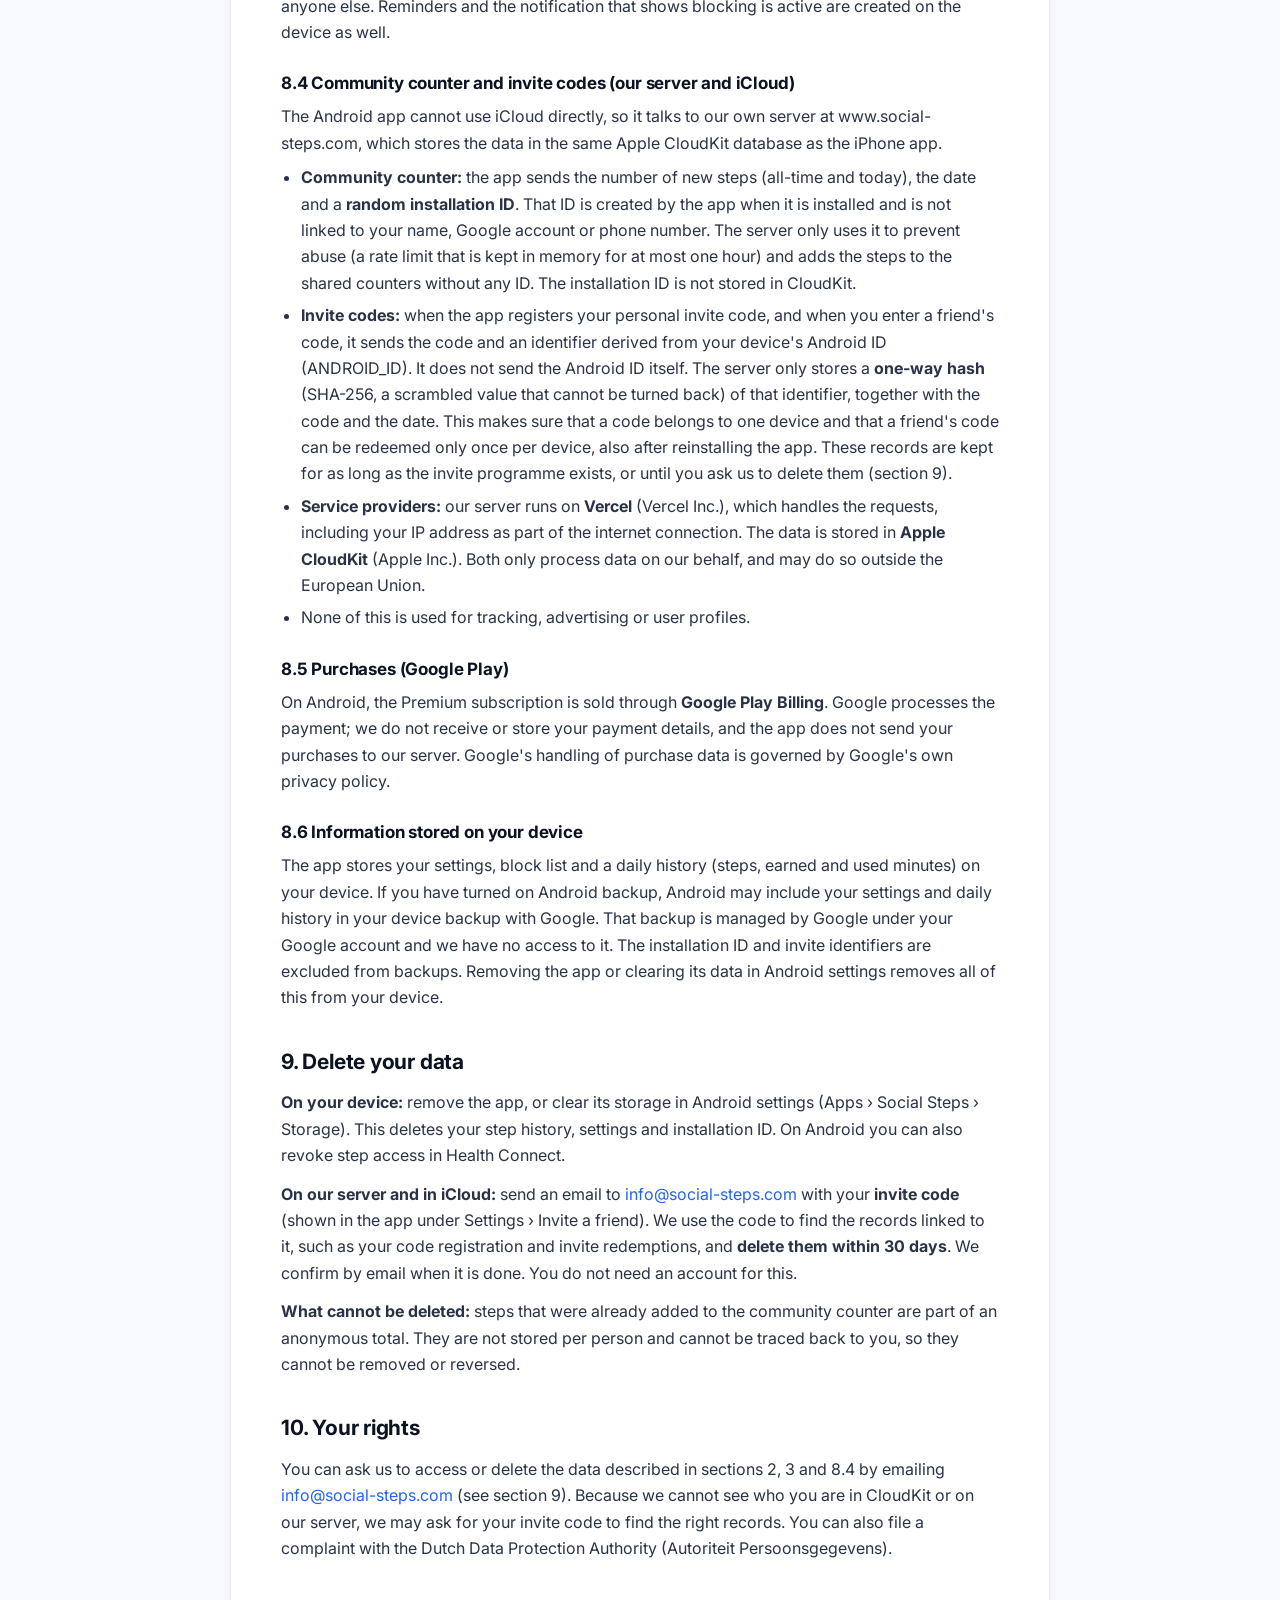
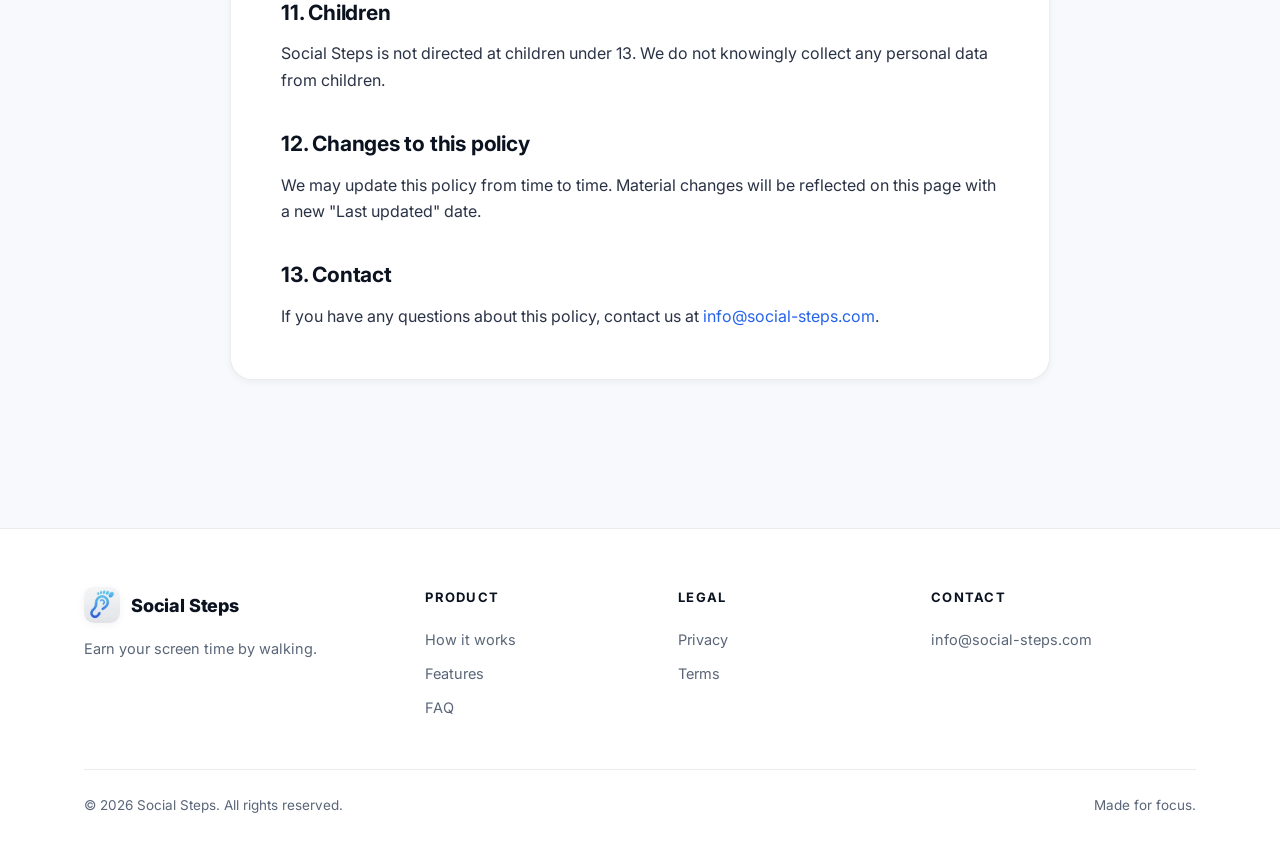
<file: privacy/index.html>
<!DOCTYPE html>
<html lang="en">
<head>
  <meta charset="UTF-8" />
  <meta name="viewport" content="width=device-width, initial-scale=1.0" />
  <title>Privacy Policy — Social Steps</title>
  <meta name="description" content="How Social Steps handles your data on iPhone and Android: steps, Health Connect, invite codes and how to delete your data." />
  <link rel="canonical" href="https://www.social-steps.com/privacy/" />
  <meta property="og:type" content="website" />
  <meta property="og:site_name" content="Social Steps" />
  <meta property="og:title" content="Privacy Policy — Social Steps" />
  <meta property="og:description" content="How Social Steps handles your data on iPhone and Android: steps, Health Connect, invite codes and how to delete your data." />
  <meta property="og:url" content="https://www.social-steps.com/privacy/" />
  <meta property="og:image" content="https://www.social-steps.com/assets/logo.png" />
  <meta name="twitter:card" content="summary" />
  <link rel="icon" type="image/png" href="/assets/favicon-48.png" />
  <link rel="apple-touch-icon" href="/assets/apple-touch-icon.png" />
  <meta name="theme-color" content="#f7f9fd" />
  <link rel="preconnect" href="https://fonts.googleapis.com" />
  <link href="https://fonts.googleapis.com/css2?family=Inter:wght@400;500;600;700;800;900&display=swap" rel="stylesheet" />
  <link rel="stylesheet" href="/styles.css" />
</head>
<body>
  <div class="scroll-progress" id="scrollProgress"></div>

  <header class="site-header">
    <div class="container">
      <a class="brand" href="/"><img src="/assets/logo-96.webp" width="36" height="36" alt="" /> Social Steps</a>
      <nav class="nav-links">
        <a href="/#how" data-i18n="nav_how">How it works</a>
        <a href="/#features" data-i18n="nav_features">Features</a>
        <a href="/faq/" data-i18n="nav_faq">FAQ</a>
        <a href="/privacy/" data-i18n="nav_privacy">Privacy</a>
        <a href="/terms/" data-i18n="nav_terms">Terms</a>
      </nav>
      <div class="header-actions">
        <div class="lang">
          <button class="lang-btn" aria-label="Change language">
            <svg width="16" height="16" viewBox="0 0 24 24" fill="none" stroke="currentColor" stroke-width="2"><circle cx="12" cy="12" r="9"/><path d="M3 12h18M12 3a15 15 0 0 1 0 18M12 3a15 15 0 0 0 0 18"/></svg>
            <span class="lang-label">EN</span>
          </button>
          <div class="lang-menu"></div>
        </div>
        <a class="appstore-badge header-cta" data-appstore href="https://apps.apple.com/app/id6779904572" target="_blank" rel="noopener" aria-label="Download on the App Store"></a>
        <button class="nav-toggle" aria-label="Open menu" aria-expanded="false">
          <svg width="22" height="22" viewBox="0 0 24 24" fill="none" stroke="currentColor" stroke-width="2.2"><path d="M3 6h18M3 12h18M3 18h18"/></svg>
        </button>
      </div>
    </div>
  </header>

  <div class="mobile-menu" id="mobileMenu">
    <a href="/#how" data-i18n="nav_how">How it works</a>
    <a href="/#features" data-i18n="nav_features">Features</a>
    <a href="/faq/" data-i18n="nav_faq">FAQ</a>
    <a href="/privacy/" data-i18n="nav_privacy">Privacy</a>
    <a href="/terms/" data-i18n="nav_terms">Terms</a>
    <a class="appstore-badge" data-appstore href="https://apps.apple.com/app/id6779904572" target="_blank" rel="noopener" aria-label="Download on the App Store"></a>
  </div>

  <main>
    <div class="container">
      <div class="article-wrap">
        <article class="article">
          <h1>Privacy Policy</h1>
          <p class="updated">Last updated: 3 November 2026</p>

          <p>Social Steps ("the app", "we", "us") is made by Bartio, a sole proprietorship based in the Netherlands, which is responsible for the data described here. This policy covers the iPhone app and the Android app, and explains what information the app uses and how it is handled. In short: <strong>your step history and your app selection stay on your device. There is no account, no advertising and no tracking, and we never sell data.</strong> Two parts of the app use Apple's iCloud (CloudKit): the shared community step counter and invite codes. Sections 1 to 7 describe the iPhone app. Section 8 describes what is different in the Android app. Section 9 explains how to delete your data.</p>

          <h2>1. Health data (steps)</h2>
          <p>With your explicit permission, Social Steps reads your <strong>step count</strong> from Apple Health (HealthKit) to calculate how much screen time you have earned. Your steps and your daily history are processed and stored <strong>locally on your device</strong>. The only exception is the number of new steps that is added to the community counter (section 2). You can revoke this permission at any time in Settings › Privacy &amp; Security › Health.</p>

          <h2>2. Community step counter (iCloud)</h2>
          <p>The app shows how many steps all users have walked together, in total and today. To do this, it adds the number of new steps from your device to two shared counters in the public database of Apple's CloudKit (iCloud): an all-time counter and a counter for the current calendar day. Only numbers are sent: no times, location or other health data. This only happens when you are signed in to iCloud. Apple stores each counter record together with a random identifier that Apple creates for your iCloud account in this app; we cannot see your name, email address or Apple ID. The counters only hold running totals and are used only to show the totals in the app.</p>

          <h2>3. Invite codes (iCloud)</h2>
          <p>Your personal invite code is stored in CloudKit, so that a friend who enters it can be checked. If you enter a friend's code, the app stores that code, the date and a one-way hash (a scrambled value that cannot be turned back) of an app-specific identifier of your iCloud account (of your device in older versions) in CloudKit, so that a code can be used only once per person. These records are kept for as long as the invite programme exists.</p>

          <h2>4. App selection (Screen Time)</h2>
          <p>To block distracting apps, Social Steps uses Apple's Screen Time framework (Family Controls). When you choose which apps to limit, that selection is handled entirely by Apple using privacy-preserving tokens. <strong>We cannot see which apps you select</strong>, and this information never leaves your device.</p>

          <h2>5. Purchases</h2>
          <p>Social Steps offers an optional Premium subscription. Purchases are processed by <strong>Apple</strong> through the App Store. We do not receive or store your payment details. Apple's handling of purchase data is governed by Apple's own privacy policy.</p>

          <h2>6. Information stored on your device</h2>
          <p>The app stores your settings and a daily history (steps, earned and used minutes) locally on your device so the app can function. This data is not sent to us. Removing the app removes this data.</p>

          <h2>7. No tracking or analytics</h2>
          <p>Social Steps contains <strong>no third-party advertising, no analytics SDKs, and no tracking</strong>. We do not create user profiles and there is no account or login. This applies to both the iPhone and the Android app. The Android app does not use the advertising ID.</p>

          <h2 id="android">8. Android app</h2>
          <p>The Android app works the same way, but uses Android's own building blocks instead of Apple Health and Screen Time. Everything below applies only to the Android app.</p>

          <h3 id="health-connect">8.1 Health Connect (steps)</h3>
          <ul>
            <li><strong>What we read:</strong> only your <strong>step count</strong>, through the Health Connect permission "Steps" (READ_STEPS). We do not read any other health or fitness data, such as distance, calories, heart rate or sleep, and we never write data to Health Connect.</li>
            <li><strong>Reading in the background:</strong> with the Health Connect permission to read data in the background (READ_HEALTH_DATA_IN_BACKGROUND), the app can also read your step count while another app is open. This is needed so that an app you chose to block unlocks as soon as you have walked enough. Only step records are read, and only for this calculation.</li>
            <li><strong>What we use it for:</strong> calculating the screen-time minutes you have earned (by default 200 steps = 1 minute) and showing your daily step ring, streak, weekly chart and home screen widget.</li>
            <li><strong>Where it stays:</strong> your steps and daily history are processed and stored <strong>on your device</strong>. The only thing that leaves your device is the number of new steps, which is added without your name or any other health data to the anonymous community counter (section 8.4).</li>
            <li><strong>No selling, no ads:</strong> step data is never sold, never used for advertising, profiling, credit or insurance purposes, and never shared with third parties. Vercel and Apple only process the community count on our behalf (section 8.4).</li>
            <li><strong>How long we keep it:</strong> the step history on your device is kept until you remove the app or clear its data in Android settings. The community counter only holds running totals without any identifier; these are kept for as long as the counter exists in the app.</li>
            <li><strong>Security:</strong> all data that leaves your device is sent encrypted over HTTPS (TLS) to our server, and our server talks to Apple CloudKit over HTTPS as well.</li>
            <li><strong>Turning it off:</strong> you can revoke the permissions at any time in Health Connect › App permissions › Social Steps. The app then stops reading steps.</li>
          </ul>
          <p>Social Steps' use of information received from Health Connect adheres to the Health Connect Permissions policy, including the Limited Use requirements.</p>

          <h3 id="accessibility">8.2 Accessibility service (app blocker)</h3>
          <p>To block the apps you choose, the Android app uses Android's Accessibility Service ("Social Steps app blocker"). The service <strong>only sees which app comes to the foreground</strong> (its package name), so it can show the "Time for a walk" screen when that app is on your block list and your earned minutes are used up. It <strong>does not read your screen content, text, what you type or your messages</strong>, because the app is not allowed to retrieve window content. The package name is compared on your device and is never stored outside your device, sent or shared. Nothing is collected through this service. It is only switched on after an explanation in the app and your explicit consent, and you can turn it off at any time in Android settings. Blocking then stops.</p>

          <h3 id="usage-access">8.3 Usage access, display over other apps and installed apps</h3>
          <p>With your permission, the app uses <strong>usage access</strong> to count the minutes you spend in the apps you chose and, if the accessibility service is off, to see which app is in the foreground. It uses <strong>display over other apps</strong> to show the "Time for a walk" screen on top of a blocked app. To let you pick apps to block, it lists the apps that have an icon on your home screen. All of this happens <strong>only on your device</strong>: your app list, app usage and block list are never sent to us or anyone else. Reminders and the notification that shows blocking is active are created on the device as well.</p>

          <h3 id="android-server">8.4 Community counter and invite codes (our server and iCloud)</h3>
          <p>The Android app cannot use iCloud directly, so it talks to our own server at www.social-steps.com, which stores the data in the same Apple CloudKit database as the iPhone app.</p>
          <ul>
            <li><strong>Community counter:</strong> the app sends the number of new steps (all-time and today), the date and a <strong>random installation ID</strong>. That ID is created by the app when it is installed and is not linked to your name, Google account or phone number. The server only uses it to prevent abuse (a rate limit that is kept in memory for at most one hour) and adds the steps to the shared counters without any ID. The installation ID is not stored in CloudKit.</li>
            <li><strong>Invite codes:</strong> when the app registers your personal invite code, and when you enter a friend's code, it sends the code and an identifier derived from your device's Android ID (ANDROID_ID). It does not send the Android ID itself. The server only stores a <strong>one-way hash</strong> (SHA-256, a scrambled value that cannot be turned back) of that identifier, together with the code and the date. This makes sure that a code belongs to one device and that a friend's code can be redeemed only once per device, also after reinstalling the app. These records are kept for as long as the invite programme exists, or until you ask us to delete them (section 9).</li>
            <li><strong>Service providers:</strong> our server runs on <strong>Vercel</strong> (Vercel Inc.), which handles the requests, including your IP address as part of the internet connection. The data is stored in <strong>Apple CloudKit</strong> (Apple Inc.). Both only process data on our behalf, and may do so outside the European Union.</li>
            <li>None of this is used for tracking, advertising or user profiles.</li>
          </ul>

          <h3 id="google-play">8.5 Purchases (Google Play)</h3>
          <p>On Android, the Premium subscription is sold through <strong>Google Play Billing</strong>. Google processes the payment; we do not receive or store your payment details, and the app does not send your purchases to our server. Google's handling of purchase data is governed by Google's own privacy policy.</p>

          <h3 id="android-device">8.6 Information stored on your device</h3>
          <p>The app stores your settings, block list and a daily history (steps, earned and used minutes) on your device. If you have turned on Android backup, Android may include your settings and daily history in your device backup with Google. That backup is managed by Google under your Google account and we have no access to it. The installation ID and invite identifiers are excluded from backups. Removing the app or clearing its data in Android settings removes all of this from your device.</p>

          <h2 id="delete-data">9. Delete your data</h2>
          <p><strong>On your device:</strong> remove the app, or clear its storage in Android settings (Apps › Social Steps › Storage). This deletes your step history, settings and installation ID. On Android you can also revoke step access in Health Connect.</p>
          <p><strong>On our server and in iCloud:</strong> send an email to <a href="mailto:info@social-steps.com?subject=Delete%20my%20data">info@social-steps.com</a> with your <strong>invite code</strong> (shown in the app under Settings › Invite a friend). We use the code to find the records linked to it, such as your code registration and invite redemptions, and <strong>delete them within 30 days</strong>. We confirm by email when it is done. You do not need an account for this.</p>
          <p><strong>What cannot be deleted:</strong> steps that were already added to the community counter are part of an anonymous total. They are not stored per person and cannot be traced back to you, so they cannot be removed or reversed.</p>

          <h2>10. Your rights</h2>
          <p>You can ask us to access or delete the data described in sections 2, 3 and 8.4 by emailing <a href="mailto:info@social-steps.com">info@social-steps.com</a> (see section 9). Because we cannot see who you are in CloudKit or on our server, we may ask for your invite code to find the right records. You can also file a complaint with the Dutch Data Protection Authority (Autoriteit Persoonsgegevens).</p>

          <h2>11. Children</h2>
          <p>Social Steps is not directed at children under 13. We do not knowingly collect any personal data from children.</p>

          <h2>12. Changes to this policy</h2>
          <p>We may update this policy from time to time. Material changes will be reflected on this page with a new "Last updated" date.</p>

          <h2>13. Contact</h2>
          <p>If you have any questions about this policy, contact us at <a href="mailto:info@social-steps.com">info@social-steps.com</a>.</p>
        </article>
      </div>
    </div>
  </main>

  <footer class="site-footer">
    <div class="container">
      <div class="footer-grid">
        <div class="footer-brand">
          <a class="brand" href="/"><img src="/assets/logo-96.webp" width="36" height="36" alt="" /> Social Steps</a>
          <p data-i18n="footer_tagline">Earn your screen time by walking.</p>
        </div>
        <div class="footer-col">
          <h4 data-i18n="footer_product">Product</h4>
          <a href="/#how" data-i18n="nav_how">How it works</a>
          <a href="/#features" data-i18n="nav_features">Features</a>
          <a href="/faq/" data-i18n="nav_faq">FAQ</a>
        </div>
        <div class="footer-col">
          <h4 data-i18n="footer_legal">Legal</h4>
          <a href="/privacy/" data-i18n="nav_privacy">Privacy</a>
          <a href="/terms/" data-i18n="nav_terms">Terms</a>
        </div>
        <div class="footer-col">
          <h4 data-i18n="footer_contact">Contact</h4>
          <a href="mailto:info@social-steps.com">info@social-steps.com</a>
        </div>
      </div>
      <div class="footer-bottom">
        <span data-i18n="footer_rights">© 2026 Social Steps. All rights reserved.</span>
        <span data-i18n="footer_made">Made for focus.</span>
      </div>
    </div>
  </footer>
  <script src="/i18n.js"></script>
</body>
</html>
</file>
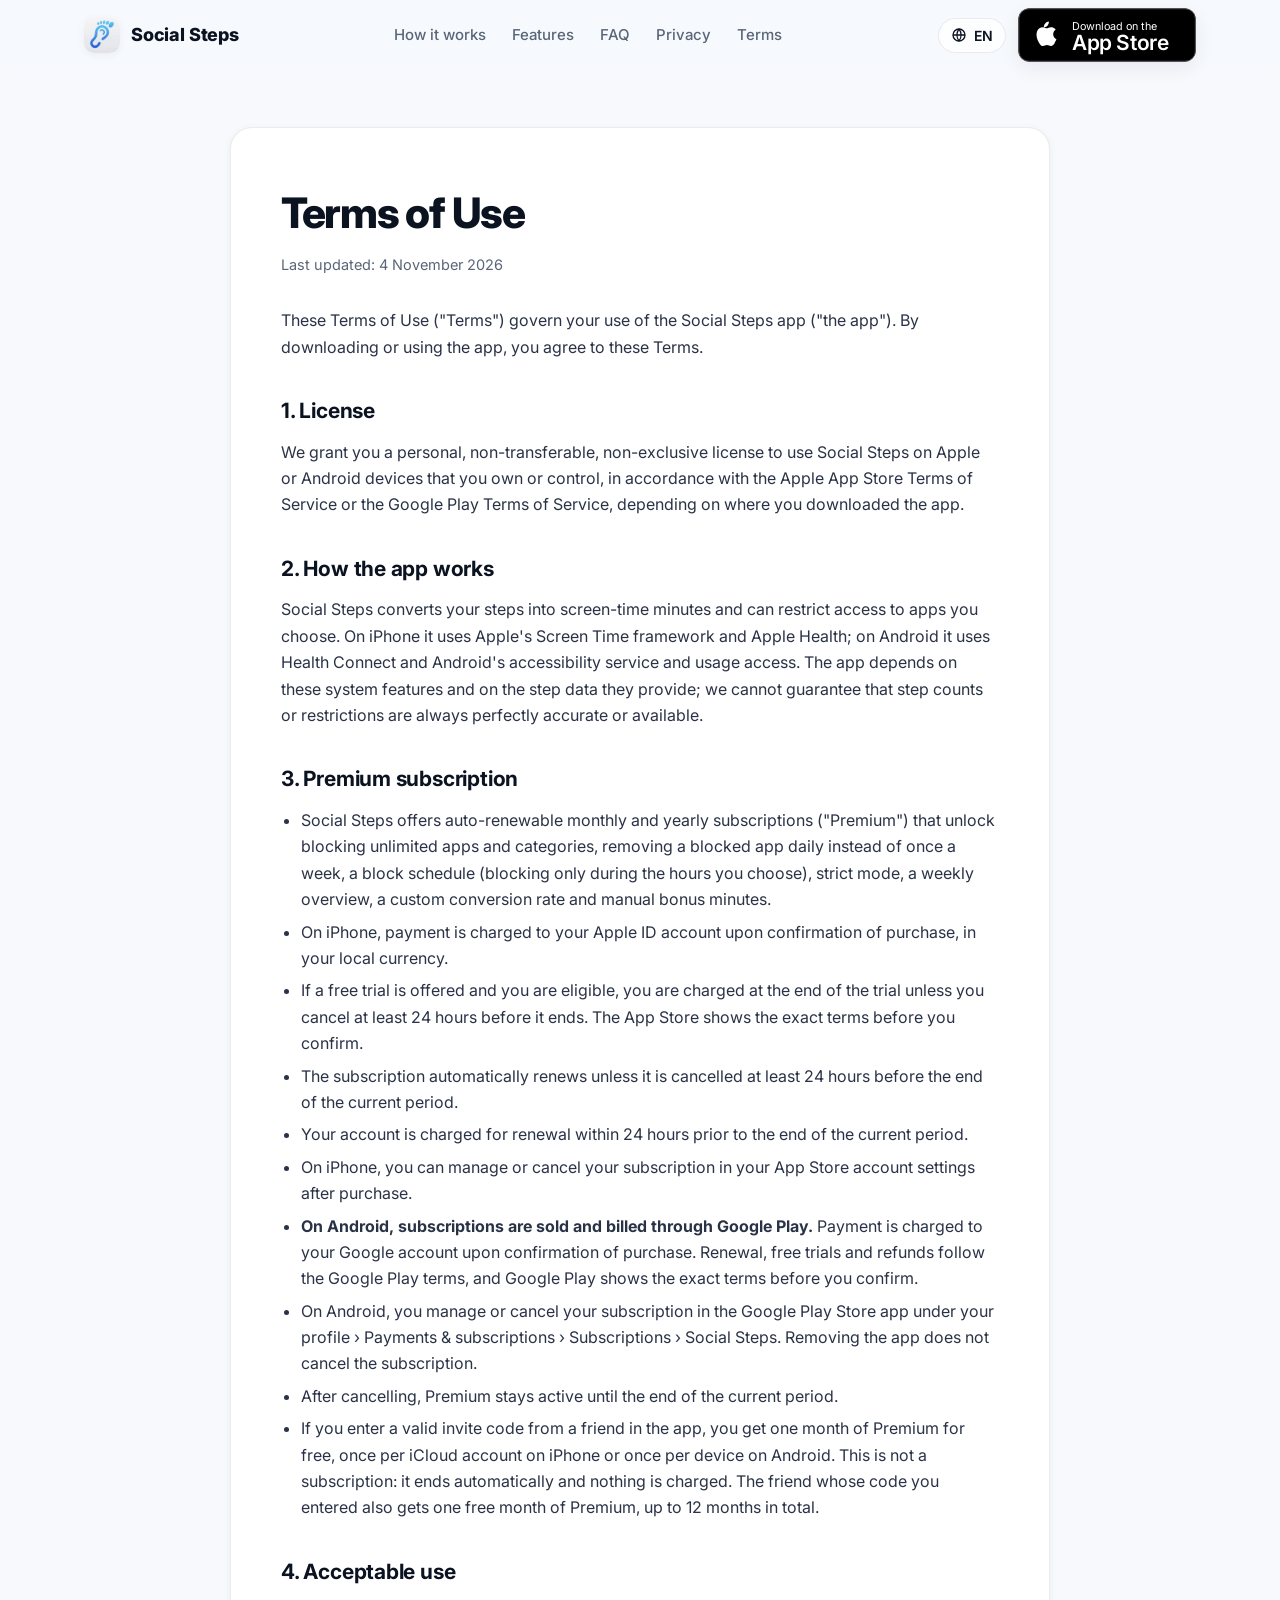
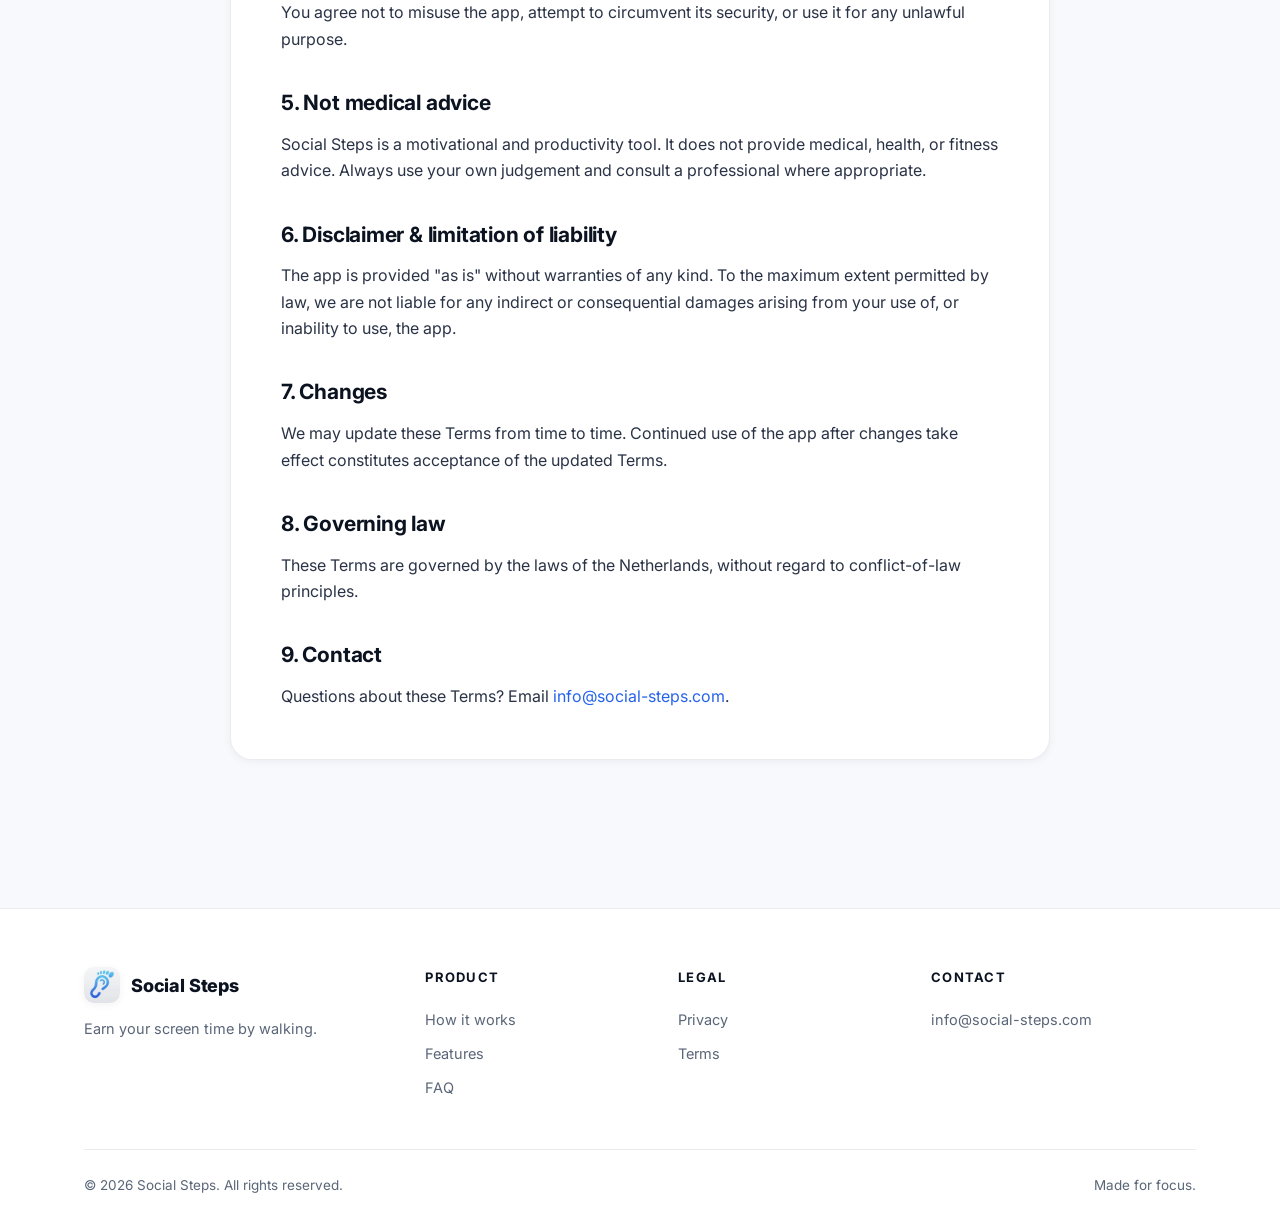
<file: terms/index.html>
<!DOCTYPE html>
<html lang="en">
<head>
  <meta charset="UTF-8" />
  <meta name="viewport" content="width=device-width, initial-scale=1.0" />
  <title>Terms of Use — Social Steps</title>
  <meta name="description" content="Terms of Use for the Social Steps app." />
  <link rel="canonical" href="https://www.social-steps.com/terms/" />
  <meta property="og:type" content="website" />
  <meta property="og:site_name" content="Social Steps" />
  <meta property="og:title" content="Terms of Use — Social Steps" />
  <meta property="og:description" content="Terms of Use for the Social Steps app." />
  <meta property="og:url" content="https://www.social-steps.com/terms/" />
  <meta property="og:image" content="https://www.social-steps.com/assets/logo.png" />
  <meta name="twitter:card" content="summary" />
  <link rel="icon" type="image/png" href="/assets/favicon-48.png" />
  <link rel="apple-touch-icon" href="/assets/apple-touch-icon.png" />
  <meta name="theme-color" content="#f7f9fd" />
  <link rel="preconnect" href="https://fonts.googleapis.com" />
  <link href="https://fonts.googleapis.com/css2?family=Inter:wght@400;500;600;700;800;900&display=swap" rel="stylesheet" />
  <link rel="stylesheet" href="/styles.css" />
</head>
<body>
  <div class="scroll-progress" id="scrollProgress"></div>

  <header class="site-header">
    <div class="container">
      <a class="brand" href="/"><img src="/assets/logo-96.webp" width="36" height="36" alt="" /> Social Steps</a>
      <nav class="nav-links">
        <a href="/#how" data-i18n="nav_how">How it works</a>
        <a href="/#features" data-i18n="nav_features">Features</a>
        <a href="/faq/" data-i18n="nav_faq">FAQ</a>
        <a href="/privacy/" data-i18n="nav_privacy">Privacy</a>
        <a href="/terms/" data-i18n="nav_terms">Terms</a>
      </nav>
      <div class="header-actions">
        <div class="lang">
          <button class="lang-btn" aria-label="Change language">
            <svg width="16" height="16" viewBox="0 0 24 24" fill="none" stroke="currentColor" stroke-width="2"><circle cx="12" cy="12" r="9"/><path d="M3 12h18M12 3a15 15 0 0 1 0 18M12 3a15 15 0 0 0 0 18"/></svg>
            <span class="lang-label">EN</span>
          </button>
          <div class="lang-menu"></div>
        </div>
        <a class="appstore-badge header-cta" data-appstore href="https://apps.apple.com/app/id6779904572" target="_blank" rel="noopener" aria-label="Download on the App Store"></a>
        <button class="nav-toggle" aria-label="Open menu" aria-expanded="false">
          <svg width="22" height="22" viewBox="0 0 24 24" fill="none" stroke="currentColor" stroke-width="2.2"><path d="M3 6h18M3 12h18M3 18h18"/></svg>
        </button>
      </div>
    </div>
  </header>

  <div class="mobile-menu" id="mobileMenu">
    <a href="/#how" data-i18n="nav_how">How it works</a>
    <a href="/#features" data-i18n="nav_features">Features</a>
    <a href="/faq/" data-i18n="nav_faq">FAQ</a>
    <a href="/privacy/" data-i18n="nav_privacy">Privacy</a>
    <a href="/terms/" data-i18n="nav_terms">Terms</a>
    <a class="appstore-badge" data-appstore href="https://apps.apple.com/app/id6779904572" target="_blank" rel="noopener" aria-label="Download on the App Store"></a>
  </div>

  <main>
    <div class="container">
      <div class="article-wrap">
        <article class="article">
          <h1>Terms of Use</h1>
          <p class="updated">Last updated: 4 November 2026</p>

          <p>These Terms of Use ("Terms") govern your use of the Social Steps app ("the app"). By downloading or using the app, you agree to these Terms.</p>

          <h2>1. License</h2>
          <p>We grant you a personal, non-transferable, non-exclusive license to use Social Steps on Apple or Android devices that you own or control, in accordance with the Apple App Store Terms of Service or the Google Play Terms of Service, depending on where you downloaded the app.</p>

          <h2>2. How the app works</h2>
          <p>Social Steps converts your steps into screen-time minutes and can restrict access to apps you choose. On iPhone it uses Apple's Screen Time framework and Apple Health; on Android it uses Health Connect and Android's accessibility service and usage access. The app depends on these system features and on the step data they provide; we cannot guarantee that step counts or restrictions are always perfectly accurate or available.</p>

          <h2>3. Premium subscription</h2>
          <ul>
            <li>Social Steps offers auto-renewable monthly and yearly subscriptions ("Premium") that unlock blocking unlimited apps and categories, removing a blocked app daily instead of once a week, a block schedule (blocking only during the hours you choose), strict mode, a weekly overview, a custom conversion rate and manual bonus minutes.</li>
            <li>On iPhone, payment is charged to your Apple ID account upon confirmation of purchase, in your local currency.</li>
            <li>If a free trial is offered and you are eligible, you are charged at the end of the trial unless you cancel at least 24 hours before it ends. The App Store shows the exact terms before you confirm.</li>
            <li>The subscription automatically renews unless it is cancelled at least 24 hours before the end of the current period.</li>
            <li>Your account is charged for renewal within 24 hours prior to the end of the current period.</li>
            <li>On iPhone, you can manage or cancel your subscription in your App Store account settings after purchase.</li>
            <li><strong>On Android, subscriptions are sold and billed through Google Play.</strong> Payment is charged to your Google account upon confirmation of purchase. Renewal, free trials and refunds follow the Google Play terms, and Google Play shows the exact terms before you confirm.</li>
            <li>On Android, you manage or cancel your subscription in the Google Play Store app under your profile › Payments &amp; subscriptions › Subscriptions › Social Steps. Removing the app does not cancel the subscription.</li>
            <li>After cancelling, Premium stays active until the end of the current period.</li>
            <li>If you enter a valid invite code from a friend in the app, you get one month of Premium for free, once per iCloud account on iPhone or once per device on Android. This is not a subscription: it ends automatically and nothing is charged. The friend whose code you entered also gets one free month of Premium, up to 12 months in total.</li>
          </ul>

          <h2>4. Acceptable use</h2>
          <p>You agree not to misuse the app, attempt to circumvent its security, or use it for any unlawful purpose.</p>

          <h2>5. Not medical advice</h2>
          <p>Social Steps is a motivational and productivity tool. It does not provide medical, health, or fitness advice. Always use your own judgement and consult a professional where appropriate.</p>

          <h2>6. Disclaimer &amp; limitation of liability</h2>
          <p>The app is provided "as is" without warranties of any kind. To the maximum extent permitted by law, we are not liable for any indirect or consequential damages arising from your use of, or inability to use, the app.</p>

          <h2>7. Changes</h2>
          <p>We may update these Terms from time to time. Continued use of the app after changes take effect constitutes acceptance of the updated Terms.</p>

          <h2>8. Governing law</h2>
          <p>These Terms are governed by the laws of the Netherlands, without regard to conflict-of-law principles.</p>

          <h2>9. Contact</h2>
          <p>Questions about these Terms? Email <a href="mailto:info@social-steps.com">info@social-steps.com</a>.</p>
        </article>
      </div>
    </div>
  </main>

  <footer class="site-footer">
    <div class="container">
      <div class="footer-grid">
        <div class="footer-brand">
          <a class="brand" href="/"><img src="/assets/logo-96.webp" width="36" height="36" alt="" /> Social Steps</a>
          <p data-i18n="footer_tagline">Earn your screen time by walking.</p>
        </div>
        <div class="footer-col">
          <h4 data-i18n="footer_product">Product</h4>
          <a href="/#how" data-i18n="nav_how">How it works</a>
          <a href="/#features" data-i18n="nav_features">Features</a>
          <a href="/faq/" data-i18n="nav_faq">FAQ</a>
        </div>
        <div class="footer-col">
          <h4 data-i18n="footer_legal">Legal</h4>
          <a href="/privacy/" data-i18n="nav_privacy">Privacy</a>
          <a href="/terms/" data-i18n="nav_terms">Terms</a>
        </div>
        <div class="footer-col">
          <h4 data-i18n="footer_contact">Contact</h4>
          <a href="mailto:info@social-steps.com">info@social-steps.com</a>
        </div>
      </div>
      <div class="footer-bottom">
        <span data-i18n="footer_rights">© 2026 Social Steps. All rights reserved.</span>
        <span data-i18n="footer_made">Made for focus.</span>
      </div>
    </div>
  </footer>
  <script src="/i18n.js"></script>
</body>
</html>
</file>
<file: styles.css>
/* ============================================================
   Social Steps — website design system (2026 refresh)
   ============================================================ */
:root {
  --blue-700: #1d4ed8;
  --blue-600: #2563eb;
  --blue-500: #3b82f6;
  --blue-400: #60a5fa;
  --violet:   #8b5cf6;
  --violet-700: #6d28d9;
  --cyan:     #22d3ee;

  --ink:      #0b1220;
  --ink-2:    #1a2438;
  --muted:    #5a6678;
  --muted-2:  #7b8597;
  --line:     rgba(15,23,42,.08);
  --line-2:   rgba(15,23,42,.06);

  --bg:       #f7f9fd;
  --bg-2:     #eef2fb;
  --card:     #ffffff;

  --navy:     #0e1730;
  --navy-2:   #1a1342;

  --radius-sm: 14px;
  --radius:    22px;
  --radius-lg: 32px;
  --maxw:      1160px;

  --font: "Inter", -apple-system, BlinkMacSystemFont, "Segoe UI", Roboto, Helvetica, Arial, sans-serif;

  --shadow-xs: 0 2px 8px rgba(15,23,42,.05);
  --shadow-sm: 0 6px 20px rgba(15,23,42,.07);
  --shadow-md: 0 20px 55px rgba(15,23,42,.12);
  --shadow-lg: 0 40px 90px rgba(20,30,60,.22);
  --shadow-blue: 0 16px 40px rgba(37,99,235,.32);

  --grad-brand: linear-gradient(120deg, var(--blue-500), var(--violet) 92%);
}

* { box-sizing: border-box; margin: 0; padding: 0; }
html { scroll-behavior: smooth; -webkit-text-size-adjust: 100%; }
body {
  font-family: var(--font);
  color: var(--ink);
  background: var(--bg);
  line-height: 1.65;
  -webkit-font-smoothing: antialiased;
  text-rendering: optimizeLegibility;
  overflow-x: hidden;
}
a { color: inherit; text-decoration: none; }
img { max-width: 100%; display: block; }
::selection { background: rgba(59,130,246,.22); }
.container { width: 100%; max-width: var(--maxw); margin: 0 auto; padding: 0 24px; }
.gradient-text {
  background: var(--grad-brand);
  -webkit-background-clip: text; background-clip: text; color: transparent;
}

/* scroll progress bar */
.scroll-progress {
  position: fixed; top: 0; left: 0; height: 3px; width: 0;
  background: var(--grad-brand); z-index: 100; transition: width .1s linear;
  border-bottom-right-radius: 3px;
}

/* ---------- Buttons ---------- */
.btn {
  display: inline-flex; align-items: center; justify-content: center; gap: 9px;
  font-weight: 600; font-size: 16px; padding: 15px 26px; border-radius: 999px;
  border: 0; cursor: pointer; transition: transform .18s ease, box-shadow .18s ease, background .18s ease;
  white-space: nowrap; font-family: inherit;
}
.btn-primary { background: linear-gradient(120deg, var(--blue-500), var(--blue-700)); color: #fff; box-shadow: var(--shadow-blue); }
.btn-primary:hover { transform: translateY(-2px); box-shadow: 0 22px 50px rgba(37,99,235,.45); }
.btn-ghost { background: rgba(255,255,255,.75); color: var(--ink); border: 1px solid var(--line); backdrop-filter: blur(10px); }
.btn-ghost:hover { transform: translateY(-2px); background: #fff; box-shadow: var(--shadow-sm); }

/* App Store badge */
.appstore-badge { display: inline-flex; transition: transform .18s ease, filter .18s ease; }
.appstore-badge:hover { transform: translateY(-2px); filter: brightness(1.06); }
.appstore-badge svg { height: 54px; width: auto; border-radius: 12px; box-shadow: var(--shadow-sm); display: block; }
.badge-row { display: flex; align-items: center; gap: 16px; flex-wrap: wrap; }
.play-badge { display: inline-flex; transition: transform .18s ease, filter .18s ease; }
.play-badge[hidden] { display: none; }
.play-badge:hover { transform: translateY(-2px); filter: brightness(1.06); }
.play-badge img { height: 54px; width: auto; display: block; }

/* ---------- Header ---------- */
.site-header {
  position: sticky; top: 0; z-index: 80;
  background: rgba(247,249,253,.7);
  backdrop-filter: saturate(180%) blur(18px);
  -webkit-backdrop-filter: saturate(180%) blur(18px);
  border-bottom: 1px solid transparent;
  transition: border-color .2s, background .2s, box-shadow .2s;
}
.site-header.scrolled { border-color: var(--line); box-shadow: 0 4px 20px rgba(15,23,42,.05); }
.site-header .container { display: flex; align-items: center; justify-content: space-between; height: 70px; gap: 16px; }
.brand { display: flex; align-items: center; gap: 11px; font-weight: 800; font-size: 18px; letter-spacing: -.01em; }
.brand img { width: 36px; height: 36px; border-radius: 10px; box-shadow: var(--shadow-xs); }
.nav-links { display: flex; align-items: center; gap: 26px; }
.nav-links a { color: var(--muted); font-weight: 500; font-size: 15px; transition: color .15s; }
.nav-links a:hover { color: var(--ink); }
.header-actions { display: flex; align-items: center; gap: 12px; }
.header-cta { display: inline-flex; }

/* language switcher */
.lang { position: relative; }
.lang-btn {
  display: inline-flex; align-items: center; gap: 7px; font-size: 14px; font-weight: 600;
  color: var(--ink); background: rgba(255,255,255,.7); border: 1px solid var(--line);
  padding: 8px 12px; border-radius: 999px; cursor: pointer; backdrop-filter: blur(8px); font-family: inherit;
}
.lang-btn:hover { background: #fff; }
.lang-menu {
  position: absolute; right: 0; top: calc(100% + 8px); background: #fff;
  border: 1px solid var(--line); border-radius: 16px; box-shadow: var(--shadow-md);
  padding: 6px; min-width: 170px; display: none; z-index: 90;
}
.lang-menu.open { display: block; animation: pop .14s ease; }
@keyframes pop { from { opacity: 0; transform: translateY(-6px); } to { opacity: 1; transform: none; } }
.lang-menu button {
  display: flex; width: 100%; align-items: center; gap: 10px; background: none; border: 0;
  padding: 9px 12px; border-radius: 10px; cursor: pointer; font-size: 14.5px; font-weight: 500; color: var(--ink); text-align: left; font-family: inherit;
}
.lang-menu button:hover { background: var(--bg); }
.lang-menu button.active { color: var(--blue-600); font-weight: 700; }

/* mobile menu */
.nav-toggle {
  display: none; width: 42px; height: 42px; border-radius: 12px; border: 1px solid var(--line);
  background: rgba(255,255,255,.7); cursor: pointer; align-items: center; justify-content: center; color: var(--ink);
}
.mobile-menu {
  display: none; position: fixed; inset: 70px 0 auto 0; z-index: 70;
  background: rgba(247,249,253,.98); backdrop-filter: blur(18px);
  border-bottom: 1px solid var(--line); padding: 18px 24px 26px;
  flex-direction: column; gap: 4px; box-shadow: var(--shadow-md);
}
.mobile-menu.open { display: flex; animation: pop .18s ease; }
.mobile-menu a { padding: 13px 8px; font-size: 17px; font-weight: 600; color: var(--ink); border-bottom: 1px solid var(--line-2); }
.mobile-menu .btn { margin-top: 14px; }

/* ---------- Hero ---------- */
.hero { position: relative; padding: 84px 0 92px; overflow: hidden; }
.hero-bg { position: absolute; inset: 0; z-index: 0; pointer-events: none; }
.hero-bg::before {
  content: ""; position: absolute; inset: 0;
  background-image: linear-gradient(var(--line-2) 1px, transparent 1px), linear-gradient(90deg, var(--line-2) 1px, transparent 1px);
  background-size: 42px 42px; opacity: .5;
  mask-image: radial-gradient(ellipse 70% 60% at 50% 0%, #000 30%, transparent 75%);
  -webkit-mask-image: radial-gradient(ellipse 70% 60% at 50% 0%, #000 30%, transparent 75%);
}
.blob { position: absolute; border-radius: 50%; filter: blur(90px); opacity: .5; animation: drift 18s ease-in-out infinite; }
.blob.b1 { width: 540px; height: 540px; background: #93c5fd; top: -180px; left: -140px; }
.blob.b2 { width: 480px; height: 480px; background: #c4b5fd; top: -100px; right: -140px; opacity: .45; animation-delay: -6s; }
.blob.b3 { width: 440px; height: 440px; background: #a7f3ef; bottom: -240px; left: 32%; opacity: .32; animation-delay: -11s; }
@keyframes drift { 0%,100% { transform: translate(0,0) scale(1); } 50% { transform: translate(24px,-18px) scale(1.06); } }
.hero .container { position: relative; z-index: 1; display: grid; grid-template-columns: 1.05fr .95fr; gap: 48px; align-items: center; }
.eyebrow-pill {
  display: inline-flex; align-items: center; gap: 8px; font-size: 13.5px; font-weight: 600;
  color: var(--blue-700); background: rgba(37,99,235,.09); border: 1px solid rgba(37,99,235,.16);
  padding: 7px 14px; border-radius: 999px; margin-bottom: 22px;
}
.eyebrow-pill .dot { width: 7px; height: 7px; border-radius: 50%; background: var(--blue-500); box-shadow: 0 0 0 4px rgba(59,130,246,.18); }
.hero h1 { font-size: clamp(40px, 6vw, 68px); line-height: 1.03; font-weight: 800; letter-spacing: -.04em; }
.hero p.lead { font-size: clamp(17px, 2.2vw, 20px); color: var(--muted); max-width: 520px; margin: 22px 0 30px; }
.hero-cta { display: flex; align-items: center; gap: 16px; flex-wrap: wrap; }

/* rating row */
.rating { display: flex; align-items: center; gap: 12px; margin-top: 26px; color: var(--muted); font-size: 14.5px; font-weight: 500; }
.stars { display: inline-flex; gap: 2px; color: #f5a623; }
.trust { display: flex; gap: 20px; flex-wrap: wrap; margin-top: 22px; color: var(--muted); font-size: 14.5px; font-weight: 500; }
.trust span { display: inline-flex; align-items: center; gap: 8px; }
.trust svg { color: var(--blue-500); }

/* phone mockup */
.hero-visual { position: relative; display: flex; justify-content: center; }
.phone {
  position: relative; width: 290px; aspect-ratio: 1206 / 2622; background: #0b0f1a;
  border-radius: 46px; padding: 11px; box-shadow: var(--shadow-lg);
  border: 1px solid rgba(255,255,255,.12);
}
.phone::before {
  content: ""; position: absolute; top: 17px; left: 50%; transform: translateX(-50%);
  width: 96px; height: 26px; background: #0b0f1a; border-radius: 999px; z-index: 3;
}
.phone img { width: 100%; height: 100%; object-fit: cover; border-radius: 36px; }
.hero-visual .phone { transform: rotate(3deg); transition: transform .4s ease; }
.hero-visual:hover .phone { transform: rotate(0deg); }
.float-card {
  position: absolute; background: rgba(255,255,255,.85); backdrop-filter: blur(12px);
  border: 1px solid rgba(255,255,255,.6); border-radius: 18px; padding: 13px 16px;
  box-shadow: var(--shadow-md); display: flex; align-items: center; gap: 11px; font-weight: 700; font-size: 14px;
  animation: floaty 5s ease-in-out infinite;
}
@keyframes floaty { 0%,100% { transform: translateY(0); } 50% { transform: translateY(-9px); } }
.float-card .ic { width: 34px; height: 34px; border-radius: 10px; display: grid; place-items: center; color: #fff; flex-shrink: 0; }
.fc1 { top: 64px; left: -28px; }
.fc1 .ic { background: linear-gradient(135deg, var(--blue-500), var(--blue-600)); }
.fc2 { bottom: 96px; right: -26px; animation-delay: -2.5s; }
.fc2 .ic { background: linear-gradient(135deg, var(--violet), var(--violet-700)); }
.float-card > div > span { display: block; line-height: 1.15; }
.float-card small { display: block; font-weight: 500; color: var(--muted); font-size: 11.5px; }

/* ---------- Stats strip ---------- */
.stats { border-top: 1px solid var(--line); border-bottom: 1px solid var(--line); background: var(--card); }
.stats .container { display: grid; grid-template-columns: repeat(4, 1fr); gap: 24px; padding-top: 36px; padding-bottom: 36px; }
.stat { text-align: center; }
.stat b { display: block; font-size: clamp(26px, 3.4vw, 34px); font-weight: 800; letter-spacing: -.03em; }
.stat span { color: var(--muted); font-size: 14px; font-weight: 500; }
.stat .gradient-text { display: inline-block; }

/* ---------- Sections ---------- */
section { position: relative; }
.section-pad { padding: 88px 0; }
.eyebrow { text-align: center; font-size: 13px; font-weight: 700; letter-spacing: .14em; text-transform: uppercase; color: var(--blue-600); }
.h2 { text-align: center; font-size: clamp(28px, 4vw, 44px); font-weight: 800; letter-spacing: -.035em; margin: 10px 0 0; }
.sub { text-align: center; color: var(--muted); max-width: 580px; margin: 14px auto 0; font-size: 17px; }

/* how it works */
.steps { display: grid; grid-template-columns: repeat(3, 1fr); gap: 22px; margin-top: 54px; }
.step {
  position: relative; background: var(--card); border: 1px solid var(--line); border-radius: var(--radius);
  padding: 32px 30px; box-shadow: var(--shadow-xs); transition: transform .25s, box-shadow .25s; overflow: hidden;
}
.step::after { content: ""; position: absolute; inset: 0 0 auto 0; height: 3px; background: var(--grad-brand); opacity: 0; transition: opacity .25s; }
.step:hover { transform: translateY(-6px); box-shadow: var(--shadow-md); }
.step:hover::after { opacity: 1; }
.step .badge {
  width: 50px; height: 50px; border-radius: 15px; display: grid; place-items: center; color: #fff;
  font-weight: 800; font-size: 19px; margin-bottom: 18px;
  background: linear-gradient(135deg, var(--blue-500), var(--blue-600)); box-shadow: var(--shadow-blue);
}
.step:nth-child(2) .badge { background: linear-gradient(135deg, var(--violet), var(--violet-700)); box-shadow: 0 16px 40px rgba(139,92,246,.35); }
.step:nth-child(3) .badge { background: linear-gradient(135deg, var(--cyan), #0891b2); box-shadow: 0 16px 40px rgba(34,211,238,.3); }
.step h3 { font-size: 20px; font-weight: 700; letter-spacing: -.01em; }
.step p { color: var(--muted); margin-top: 8px; font-size: 15.5px; }

/* feature bento grid */
.features { display: grid; grid-template-columns: repeat(3, 1fr); gap: 20px; margin-top: 54px; }
.feature {
  background: var(--card); border: 1px solid var(--line); border-radius: var(--radius);
  padding: 28px; box-shadow: var(--shadow-xs); transition: transform .25s, box-shadow .25s;
}
.feature:hover { transform: translateY(-5px); box-shadow: var(--shadow-md); }
.feature .ic {
  width: 46px; height: 46px; border-radius: 13px; display: grid; place-items: center; margin-bottom: 16px;
  color: var(--blue-600); background: rgba(37,99,235,.1);
}
.feature h3 { font-size: 18px; font-weight: 700; letter-spacing: -.01em; }
.feature p { color: var(--muted); margin-top: 7px; font-size: 15px; }

/* showcase rows */
.showcase { display: grid; grid-template-columns: 1fr 1fr; gap: 56px; align-items: center; margin-top: 40px; }
.showcase.reverse .showcase-text { order: 2; }
.showcase + .showcase { margin-top: 96px; }
.showcase-text .tag { display: inline-block; font-size: 13px; font-weight: 700; text-transform: uppercase; letter-spacing: .1em; color: var(--blue-600); margin-bottom: 12px; }
.showcase-text h3 { font-size: clamp(24px, 3vw, 36px); font-weight: 800; letter-spacing: -.03em; line-height: 1.1; }
.showcase-text p { color: var(--muted); margin-top: 14px; font-size: 17px; }
.showcase-text ul { list-style: none; margin-top: 20px; display: grid; gap: 12px; }
.showcase-text li { display: flex; gap: 11px; align-items: flex-start; font-size: 15.5px; }
.showcase-text li svg { color: #fff; background: var(--blue-500); border-radius: 50%; padding: 3px; flex-shrink: 0; margin-top: 2px; }
.showcase-visual { display: flex; justify-content: center; }
.showcase-visual .phone { width: 262px; }

/* premium band */
.premium-band { margin-top: 0; }
.premium-card {
  position: relative; overflow: hidden; border-radius: var(--radius-lg); padding: 66px 40px;
  text-align: center; color: #fff;
  background: linear-gradient(135deg, var(--navy), var(--navy-2));
  border: 1px solid rgba(255,255,255,.08);
}
.premium-card::after {
  content: ""; position: absolute; width: 480px; height: 480px; border-radius: 50%;
  background: radial-gradient(circle, rgba(91,157,255,.5), transparent 70%);
  top: -190px; right: -130px; filter: blur(20px);
}
.premium-card::before {
  content: ""; position: absolute; width: 360px; height: 360px; border-radius: 50%;
  background: radial-gradient(circle, rgba(139,92,246,.4), transparent 70%);
  bottom: -160px; left: -110px; filter: blur(20px);
}
.premium-card .inner { position: relative; z-index: 1; }
.premium-card .crown { width: 70px; height: 70px; border-radius: 20px; display: inline-grid; place-items: center; background: linear-gradient(135deg, var(--violet), var(--blue-500)); margin-bottom: 18px; box-shadow: 0 16px 40px rgba(139,92,246,.4); }
.premium-card h2 { font-size: clamp(28px, 4vw, 42px); font-weight: 800; letter-spacing: -.03em; }
.premium-card p { color: rgba(255,255,255,.78); max-width: 540px; margin: 14px auto 0; font-size: 17px; }
.premium-pills { display: flex; gap: 12px; justify-content: center; flex-wrap: wrap; margin: 26px 0 30px; }
.premium-pills span { background: rgba(255,255,255,.1); border: 1px solid rgba(255,255,255,.16); padding: 9px 18px; border-radius: 999px; font-size: 14.5px; font-weight: 600; }
.premium-card .btn-light { background: #fff; color: var(--ink); box-shadow: var(--shadow-md); }
.premium-card .btn-light:hover { transform: translateY(-2px); }

/* FAQ accordion */
.faq-list { max-width: 760px; margin: 48px auto 0; display: grid; gap: 12px; }
.faq-item { background: var(--card); border: 1px solid var(--line); border-radius: var(--radius-sm); overflow: hidden; transition: box-shadow .2s; }
.faq-item.open { box-shadow: var(--shadow-sm); }
.faq-item button {
  width: 100%; display: flex; align-items: center; justify-content: space-between; gap: 16px;
  background: none; border: 0; cursor: pointer; padding: 20px 22px; text-align: left;
  font-size: 16.5px; font-weight: 600; color: var(--ink); font-family: inherit;
}
.faq-item .chev { flex-shrink: 0; color: var(--muted); transition: transform .25s; }
.faq-item.open .chev { transform: rotate(180deg); color: var(--blue-600); }
.faq-item .ans { max-height: 0; overflow: hidden; transition: max-height .3s ease; }
.faq-item .ans p { color: var(--muted); font-size: 15.5px; padding: 0 22px 20px; }
.faq-more { text-align: center; margin-top: 28px; }
.faq-more a { color: var(--blue-600); font-weight: 600; }
.faq-more a:hover { text-decoration: underline; }

/* final CTA */
.final { text-align: center; }
.final .h2 { margin-bottom: 8px; }
.final .badge-row { justify-content: center; margin-top: 28px; }

/* ---------- Footer ---------- */
.site-footer { background: #fff; border-top: 1px solid var(--line); padding: 58px 0 36px; margin-top: 92px; }
.footer-grid { display: grid; grid-template-columns: 1.4fr 1fr 1fr 1.2fr; gap: 32px; }
.footer-brand .brand { margin-bottom: 14px; }
.footer-brand p { color: var(--muted); font-size: 14.5px; max-width: 260px; }
.footer-col h4 { font-size: 13px; text-transform: uppercase; letter-spacing: .1em; color: var(--ink); margin-bottom: 14px; }
.footer-col a { display: block; color: var(--muted); font-size: 14.5px; padding: 5px 0; transition: color .15s; }
.footer-col a:hover { color: var(--blue-600); }
.footer-bottom { display: flex; justify-content: space-between; align-items: center; flex-wrap: wrap; gap: 12px; margin-top: 44px; padding-top: 24px; border-top: 1px solid var(--line); color: var(--muted); font-size: 13.5px; }

/* ---------- Article (legal / FAQ) ---------- */
.article-wrap { max-width: 820px; margin: 0 auto; padding: 56px 0; }
.article { background: var(--card); border: 1px solid var(--line); border-radius: var(--radius); padding: 50px; box-shadow: var(--shadow-xs); }
.article h1 { font-size: clamp(30px, 5vw, 42px); font-weight: 800; letter-spacing: -.03em; }
.article .updated { color: var(--muted); font-size: 14.5px; margin: 6px 0 30px; }
.article h2 { font-size: 21px; font-weight: 700; margin: 34px 0 10px; letter-spacing: -.01em; }
.article h3 { font-size: 17px; font-weight: 700; margin: 24px 0 6px; letter-spacing: -.01em; }
.article [id] { scroll-margin-top: 90px; }
.article p + p { margin-top: 12px; }
.article p, .article li { color: #2a3346; font-size: 16px; overflow-wrap: break-word; }
.article a { color: var(--blue-600); }
.article a:hover { text-decoration: underline; }
.article ul { padding-left: 20px; margin-top: 8px; }
.article li { margin: 6px 0; }
.faq-q { font-weight: 700; font-size: 18px; margin: 28px 0 6px; letter-spacing: -.01em; }
.faq-a { color: #2a3346; }

/* ---------- Reveal animation ---------- */
/* Content is visible by default; the hidden-until-revealed state only applies
   when JS is active (html.js), so the page never stays blank if JS/observer fails. */
.reveal { opacity: 1; transform: none; transition: opacity .7s cubic-bezier(.2,.7,.2,1), transform .7s cubic-bezier(.2,.7,.2,1); }
html.js .reveal { opacity: 0; transform: translateY(26px); }
html.js .reveal.in { opacity: 1; transform: none; }
@media (prefers-reduced-motion: reduce) {
  html.js .reveal { opacity: 1; transform: none; transition: none; }
  .blob, .float-card { animation: none; }
  html { scroll-behavior: auto; }
}

/* ---------- Responsive ---------- */
@media (max-width: 940px) {
  .nav-links, .header-cta { display: none; }
  .nav-toggle { display: inline-flex; }
  .hero .container { grid-template-columns: 1fr; text-align: center; }
  .hero p.lead { margin-left: auto; margin-right: auto; }
  .hero-cta, .trust, .rating, .badge-row { justify-content: center; }
  .hero-visual { margin-top: 48px; }
  .stats .container { grid-template-columns: repeat(2, 1fr); gap: 28px 24px; }
  .steps, .features { grid-template-columns: 1fr; }
  .showcase, .showcase.reverse { grid-template-columns: 1fr; gap: 32px; }
  .showcase.reverse .showcase-text { order: 0; }
  .showcase-text { text-align: center; }
  .showcase-text ul { justify-items: center; max-width: 380px; margin-left: auto; margin-right: auto; }
  .showcase-text li { text-align: left; }
  .footer-grid { grid-template-columns: 1fr 1fr; }
}
@media (max-width: 560px) {
  .footer-grid { grid-template-columns: 1fr; }
  .float-card { display: none; }
  .article { padding: 30px 22px; }
  .hero { padding: 56px 0 64px; }
  .section-pad { padding: 64px 0; }
}
</file>
